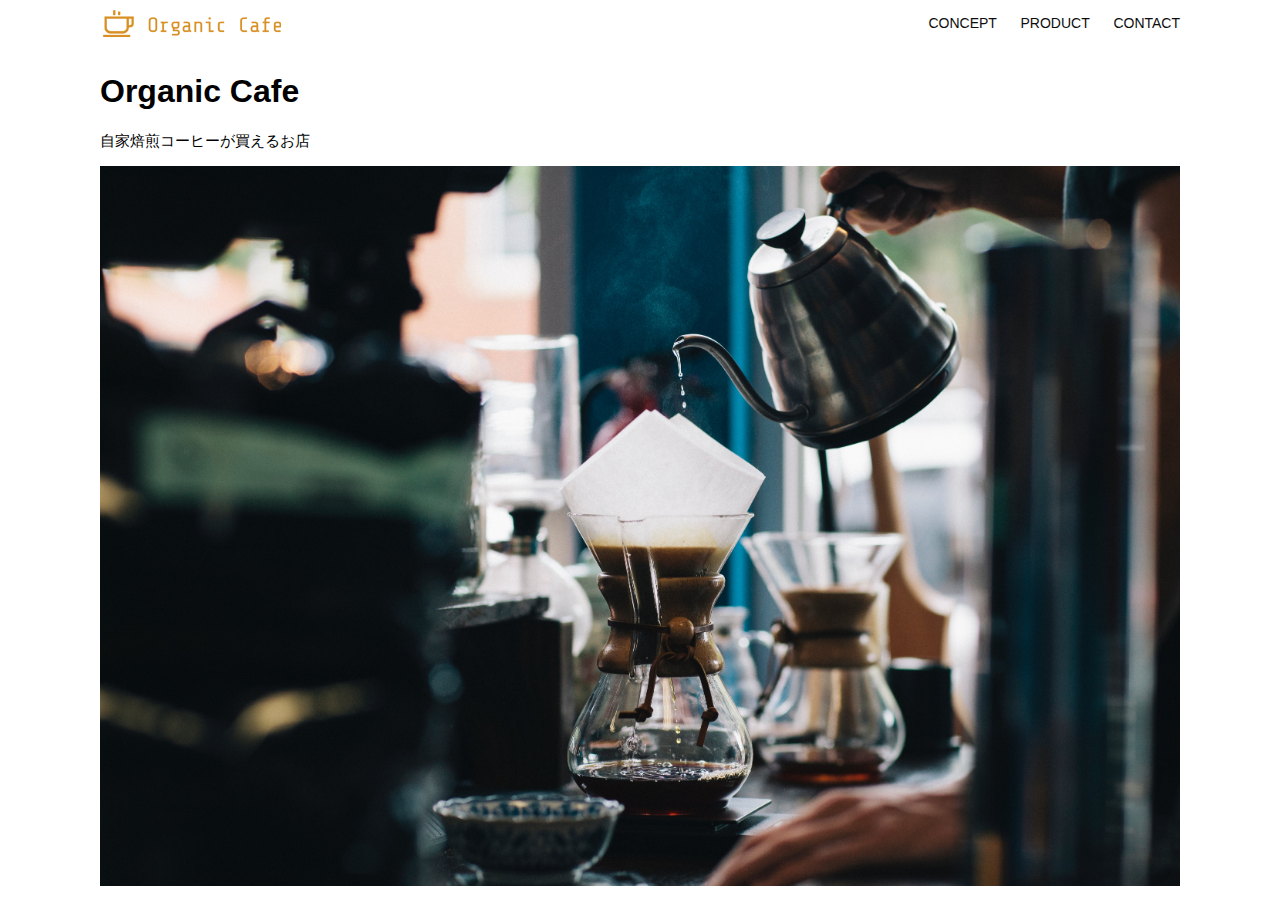
<file: htm-css-kadai_013/index.html>
<!DOCTYPE html>
<html>
  <head>
    <title>Organic Cafe</title>
    <meta charset="UTF-8" />
    <meta
      name="description"
      content="自家焙煎のコーヒーがお家で楽しめるOrganic Cafe"
    />
    <meta name="viewport" content="width=device-width, initial-scale=1.0" />
    <link rel="stylesheet" href="style.css" />
  </head>
  <body>
    <!-- ヘッダー -->
    <header>
      <!-- ロゴ -->
      <a href="index.html" id="logo"
        ><img src="images/logo.png" alt="トップページに戻る"
      /></a>

      <!-- PC用ナビゲーション -->
      <nav id="nav-pc">
        <a href="index.html#concept">CONCEPT</a>
        <a href="index.html#product">PRODUCT</a>
        <a href="index.html#contact">CONTACT</a>
      </nav>
      <!-- スマホ用ナビゲーション -->
      <img id="menu-sp" src="images/button-menu.png" alt="ナビゲーションを開く" onclick="document.getElementById('nav-sp').style.display = 'block'">
      <nav id="nav-sp">
        <img id="close" src="images/button-close.png" alt="ナビゲーションを閉じる" onclick="document.getElementById('nav-sp').style.display = 'none'">
        <a id="logo-sp" href="index.html" onclick="document.getElementById('nav-sp').style.display = 'none'"><img
          src="images/logo-sp.png" alt="トップページに戻る"></a>
          <a class="menu" href="index.html#concept" onclick="document.getElementById('nav-sp').style.display = 'none'">CONCEPT</a>
        <a class="menu" href="index.html#product" onclick="document.getElementById('nav-sp').style.display = 'none'">PRODUCT</a>
        <a class="menu" href="index.html#contact" onclick="document.getElementById('nav-sp').style.display = 'none'">CONTACT</a>
      </nav>
    </header>
    <main>
      <article>
        <!-- メインビジュアル -->
        <section id="main-visual">
          <div id="main-message">
            <h1>Organic Cafe</h1>
            <p>自家焙煎コーヒーが買えるお店</p>
          </div>
          <img
            src="images/main-image.jpg"
            alt="コーヒーをハンドドリップで淹れる画像"
          />
        </section>
      </article>
    </main>
  </body>
</html>
</file>
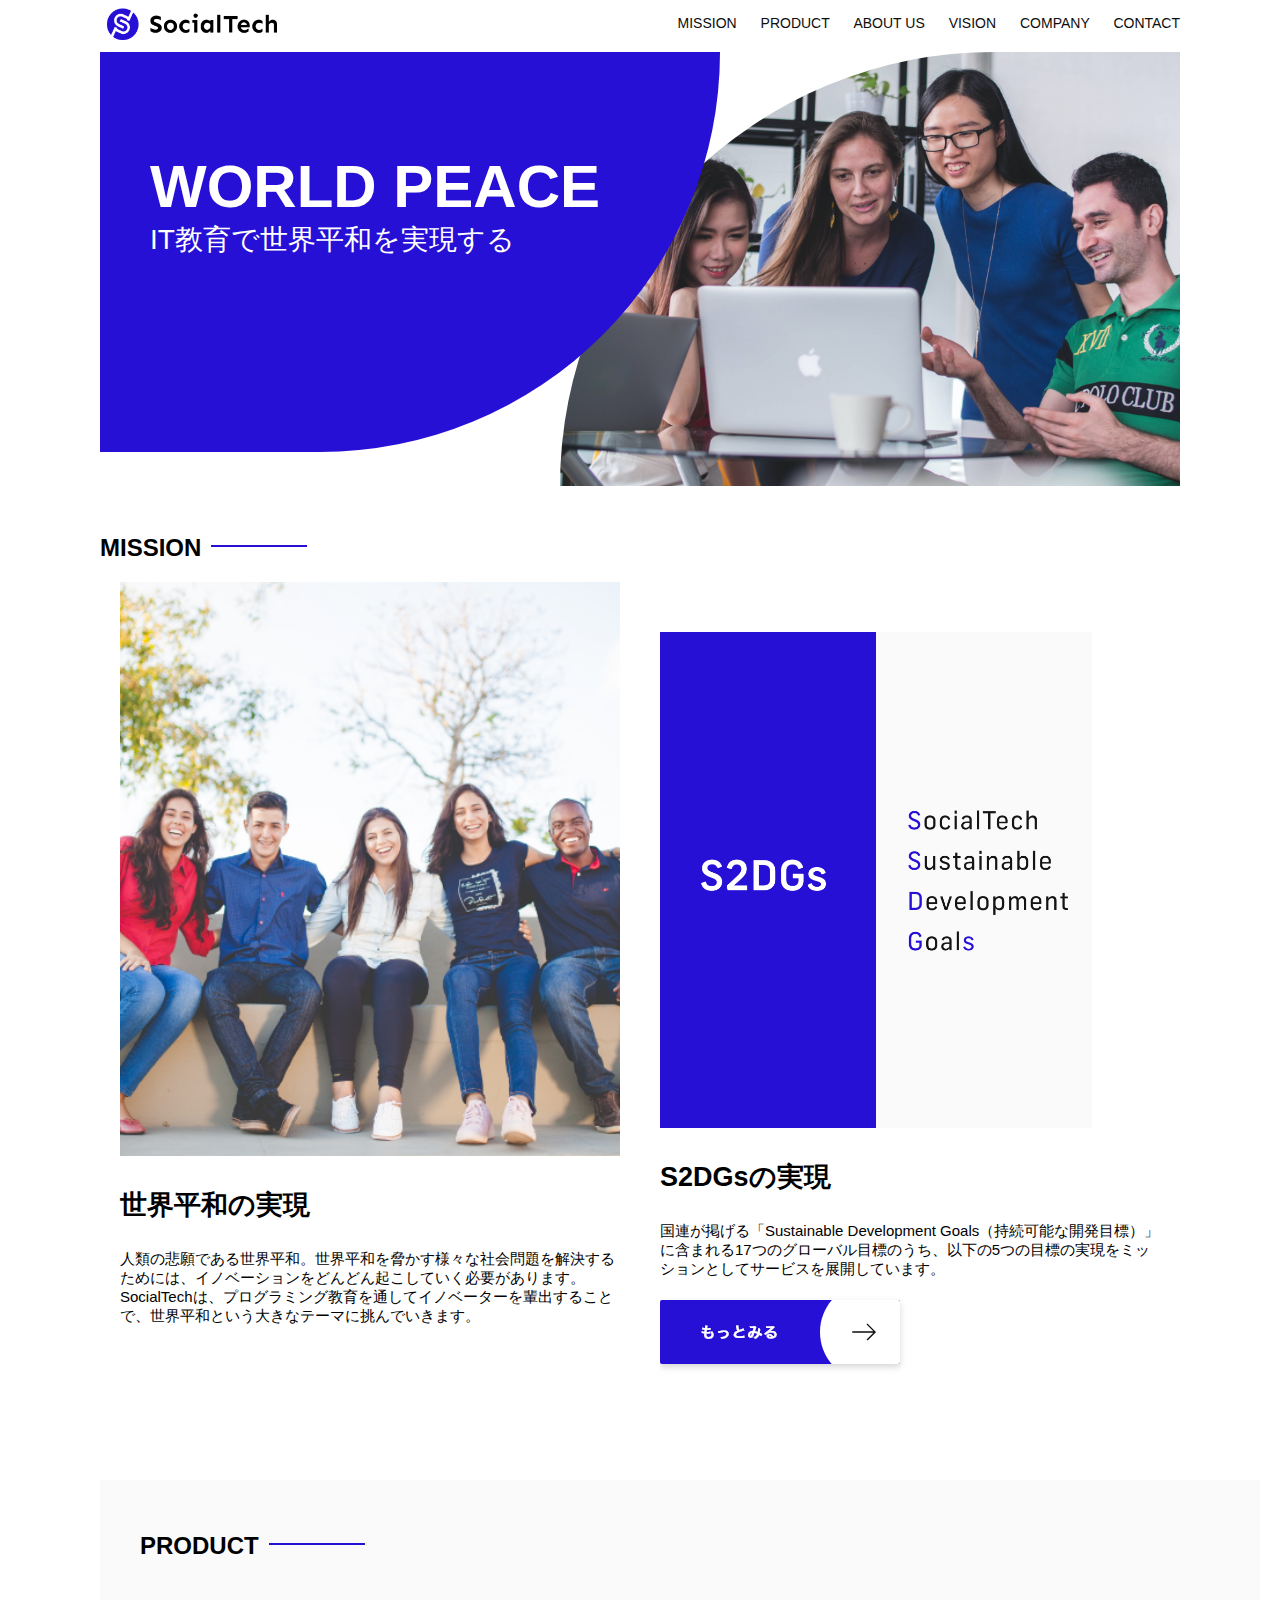
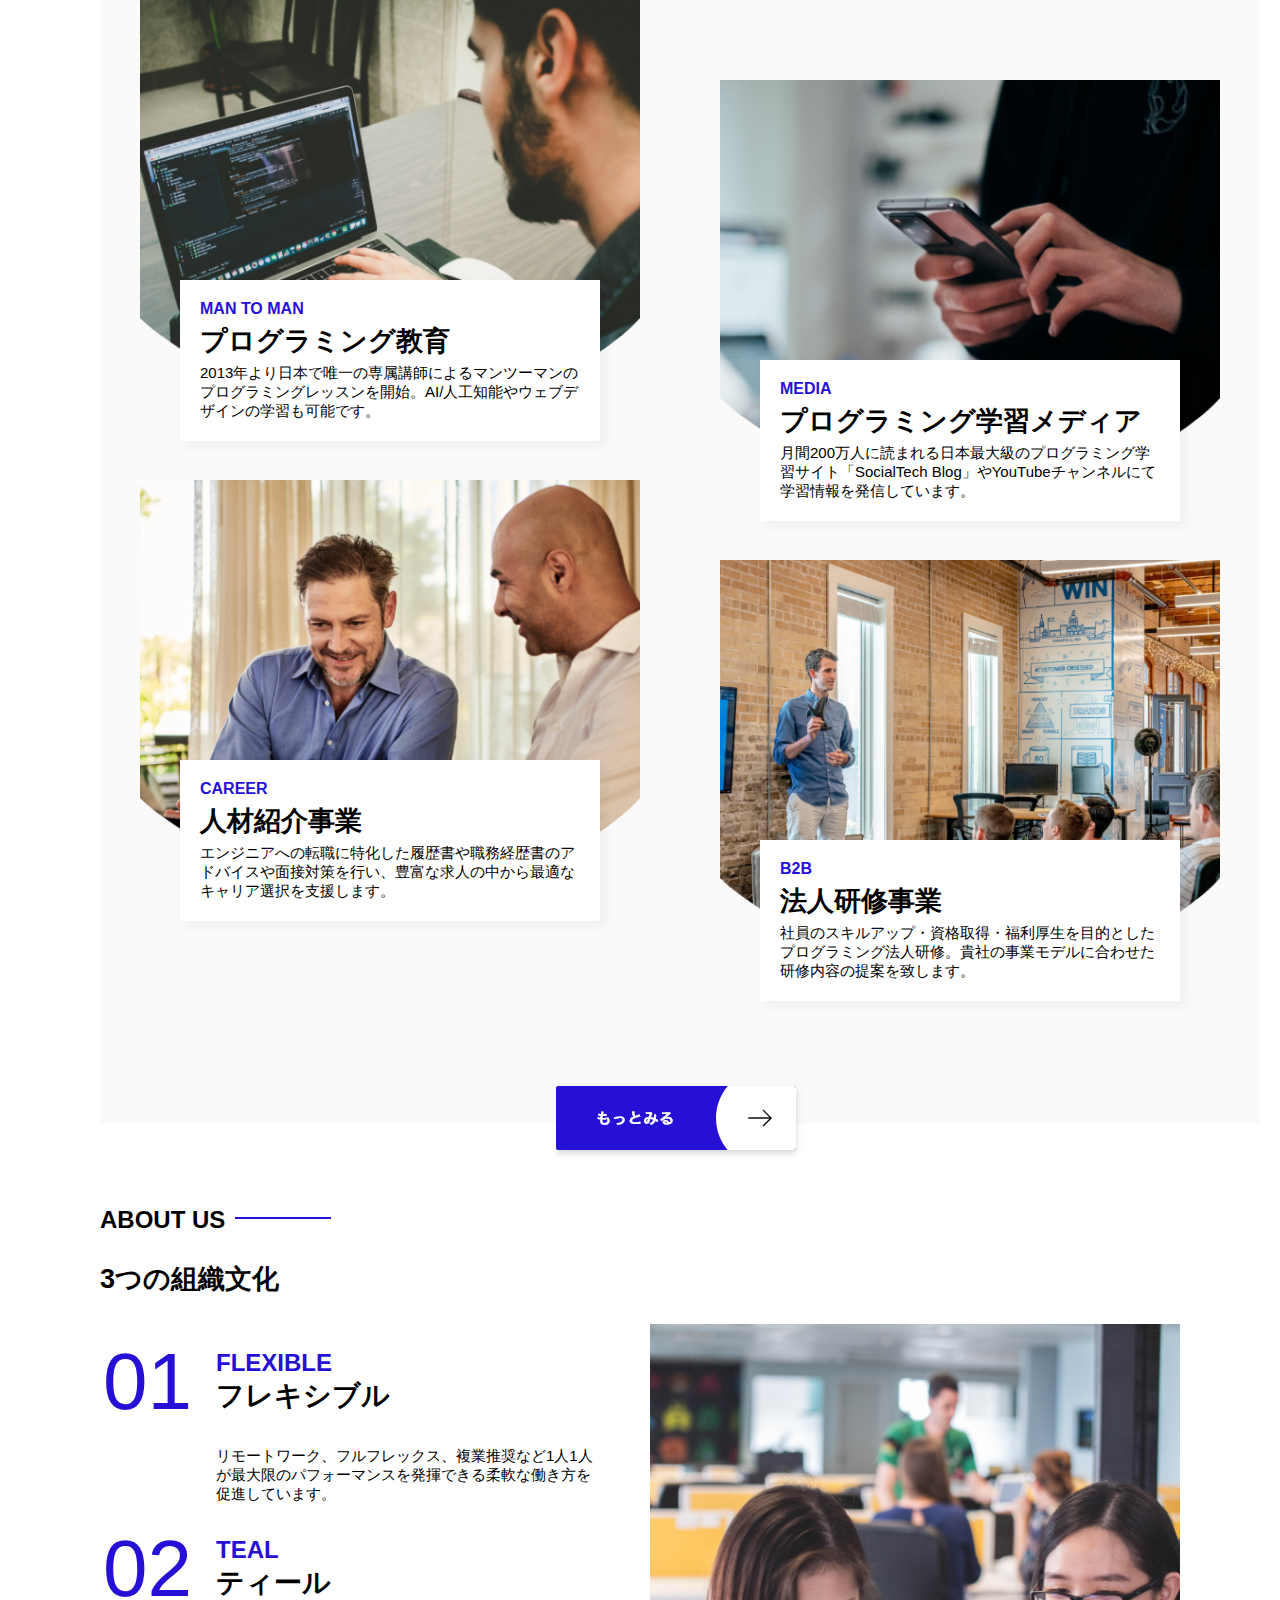
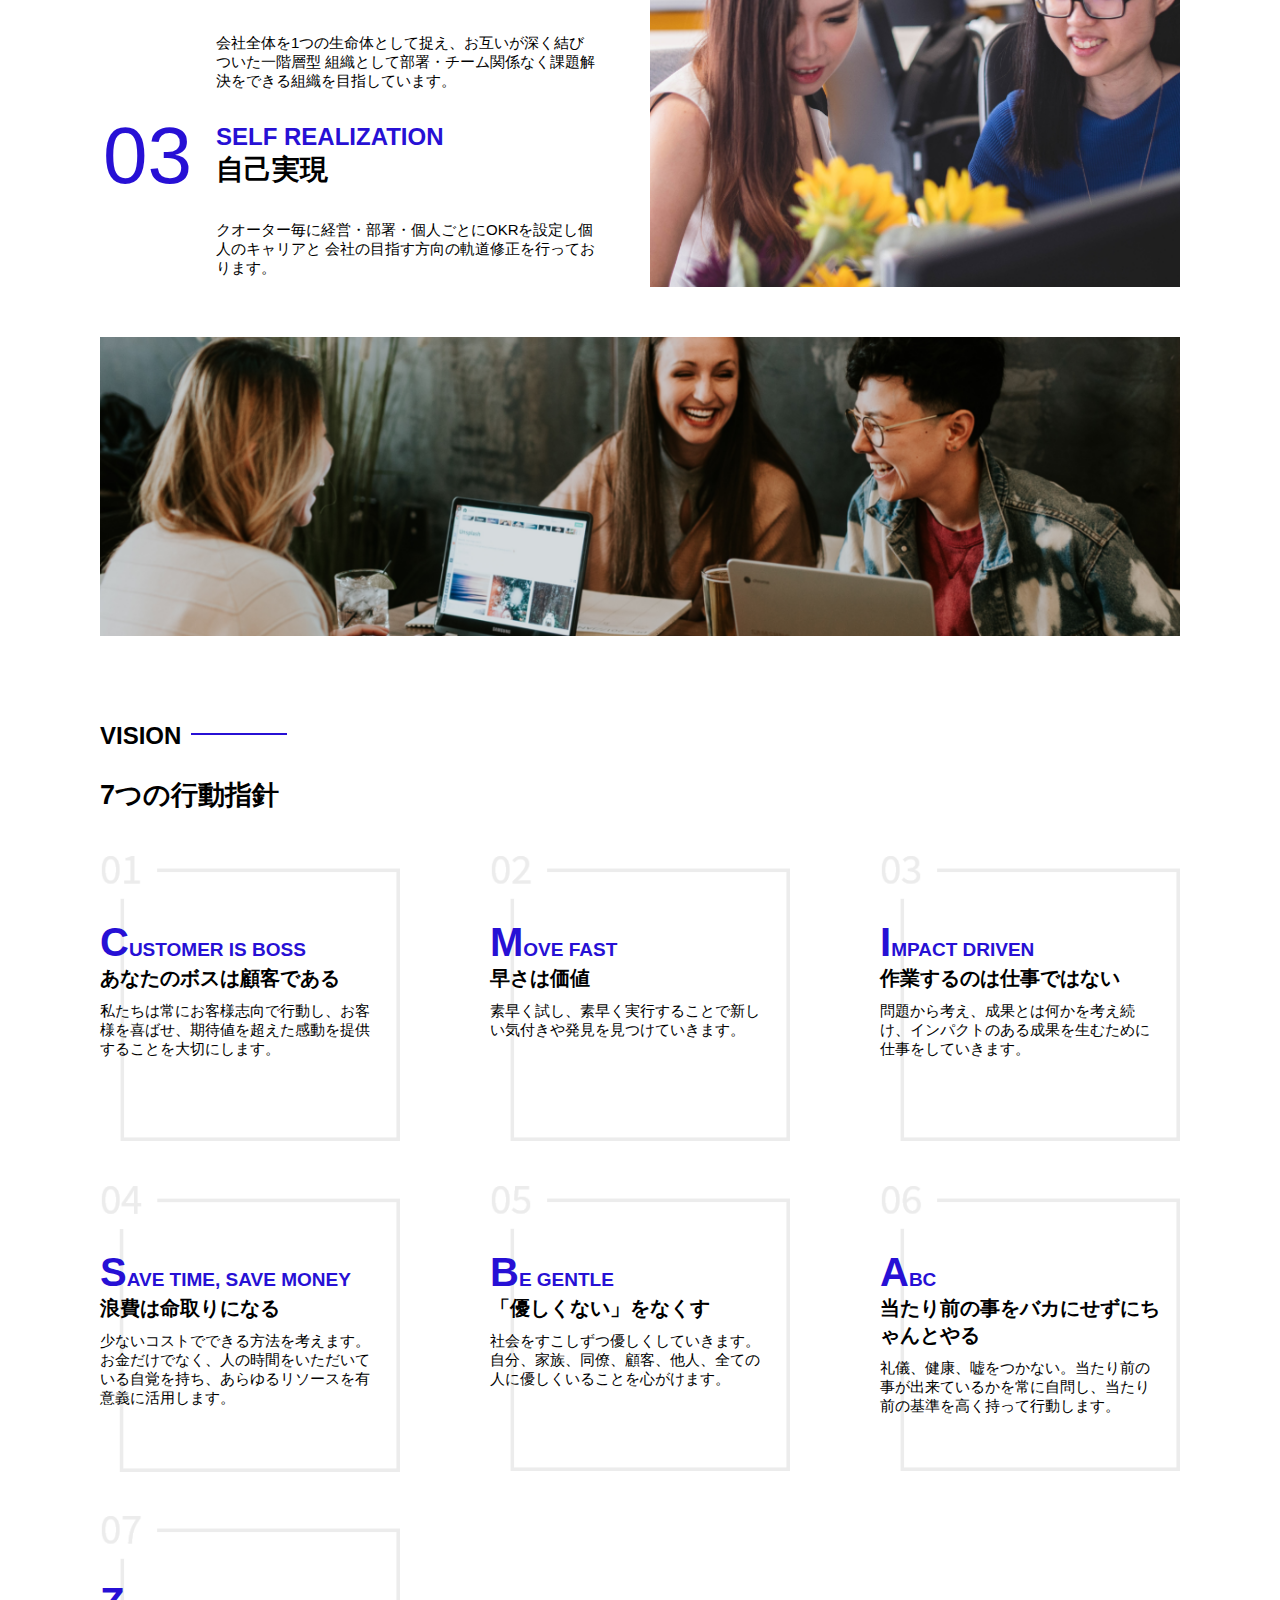
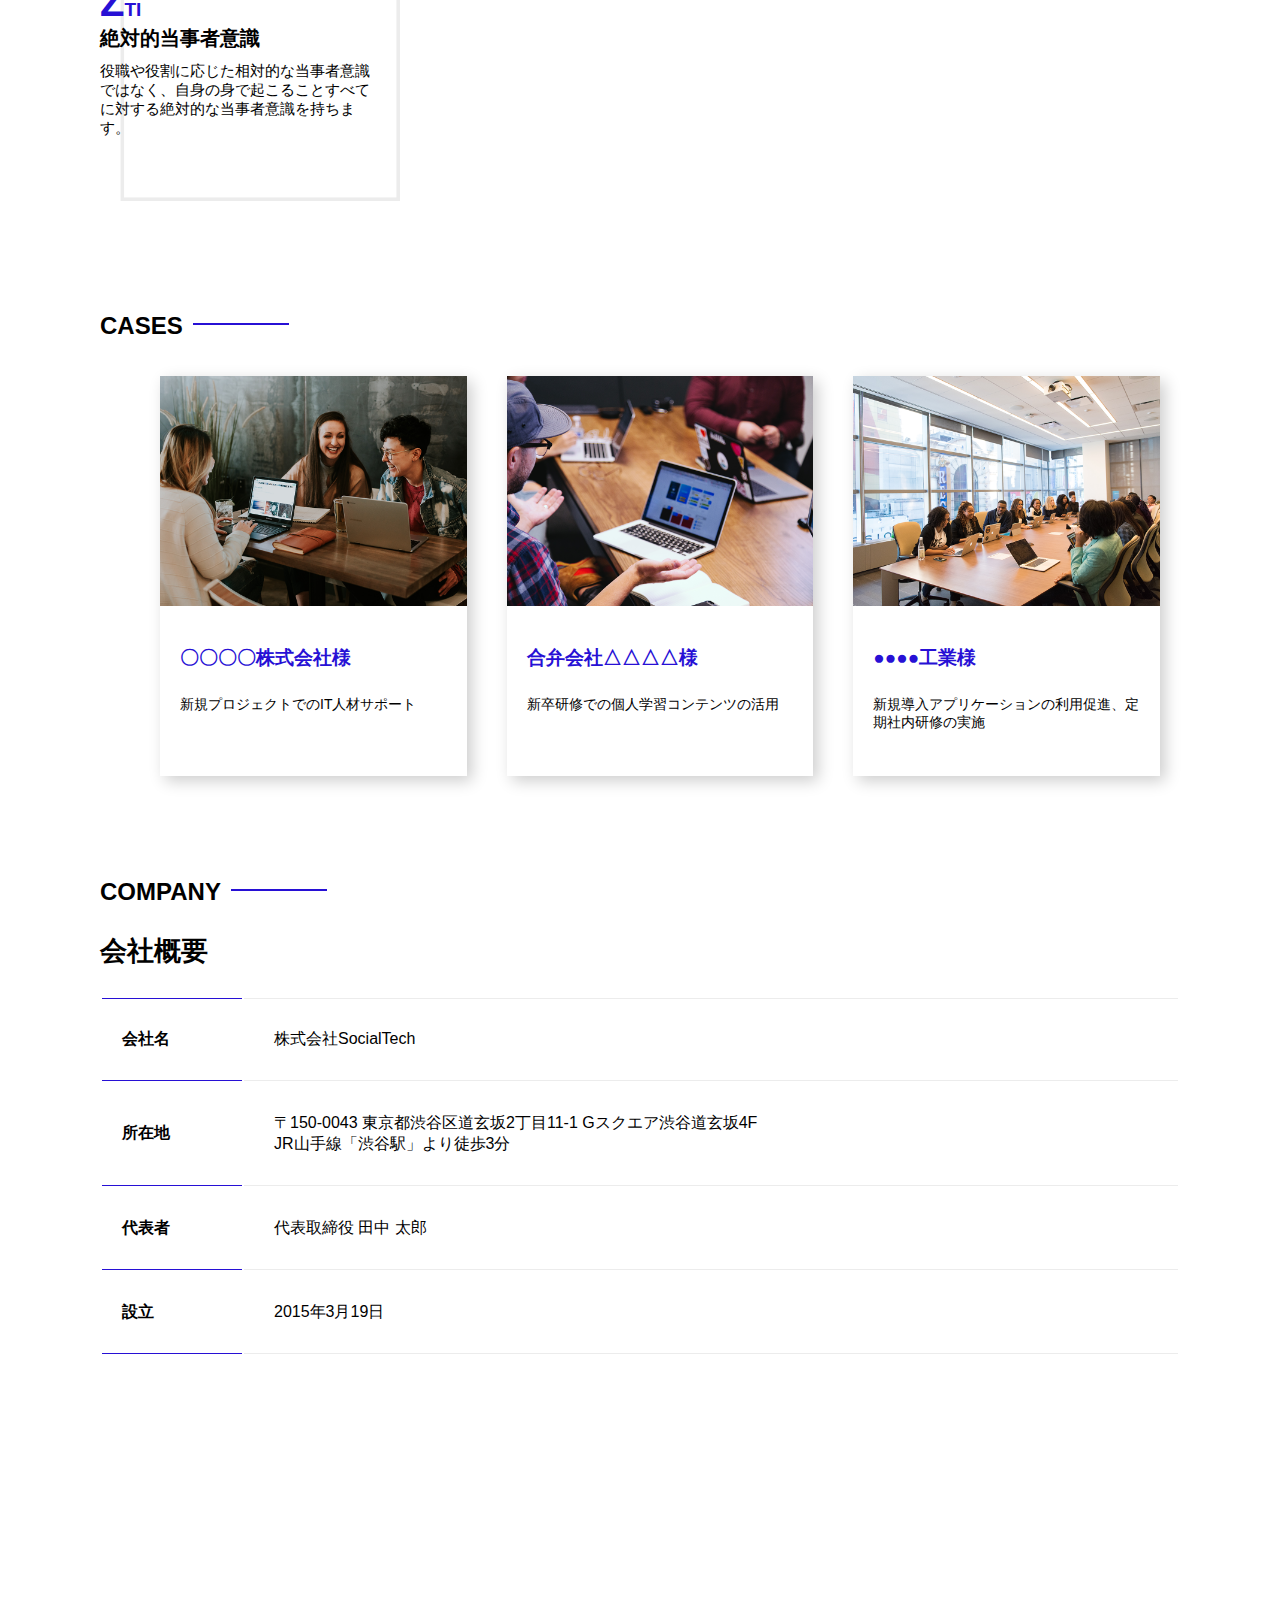
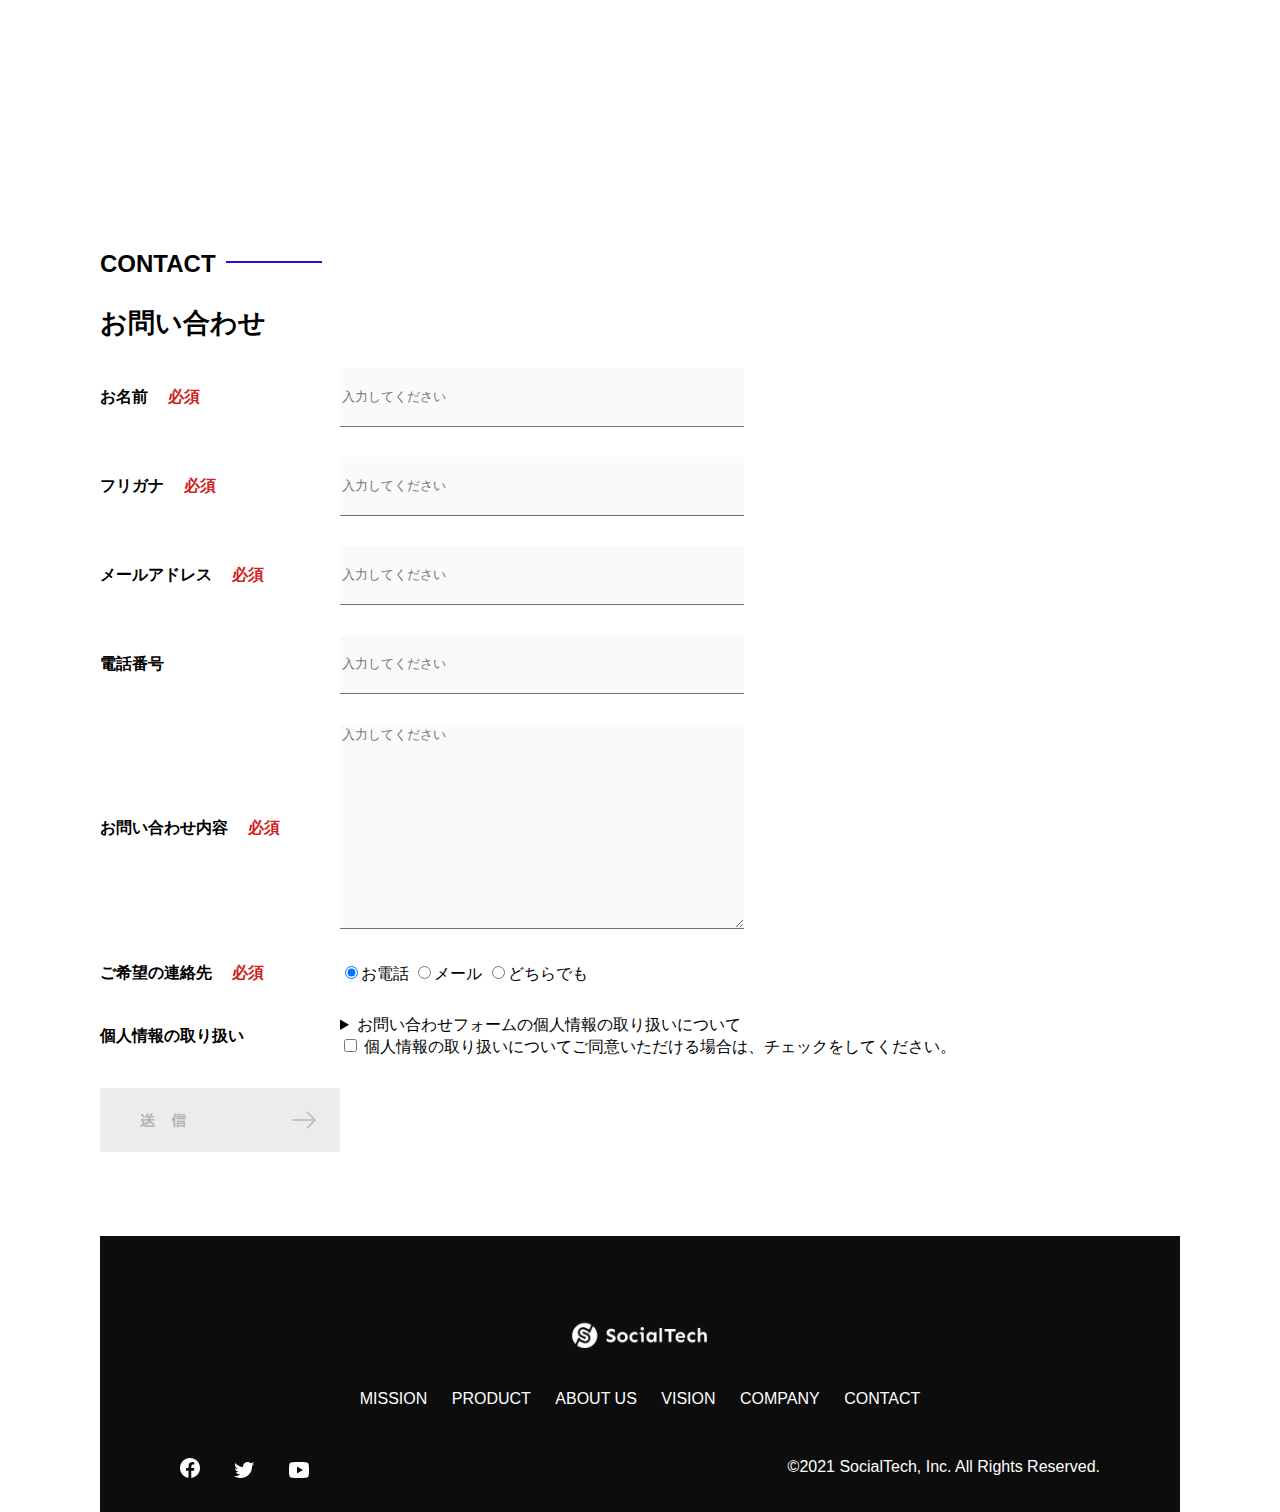
<file: kadai_012/index.html>
<!DOCTYPE html>
<html>
  <head>
    <title>SocialTech</title>
    <meta charset="UTF-8" />
    <meta
      name="description"
      content="SocialTechはEdTech業界のリーディングカンパニーを目指します。"
    />
    <meta name="viewport" content="width=device-width, initial-scale=1.0" />
    <link rel="stylesheet" href="style.css" />
  </head>
  <body>
    <!-- ヘッダー -->
    <header>
      <!-- ロゴ -->
      <a href="index.html" id="logo"
        ><img src="images/logo.png" alt="トップページに戻る"
      /></a>

      <!-- PC用ナビゲーション -->
      <nav id="nav-pc">
        <a href="mission.html">MISSION</a>
        <a href="product.html">PRODUCT</a>
        <a href="index.html#aboutus">ABOUT US</a>
        <a href="index.html#vision">VISION</a>
        <a href="index.html#company">COMPANY</a>
        <a href="index.html#contact">CONTACT</a>
      </nav>
    </header>
    <main>
      <article>
        <!-- メインビジュアル -->
        <section id="main-visual">
          <div id="main-message">
            <h1>WORLD PEACE</h1>
            <p>IT教育で世界平和を実現する</p>
          </div>
          <img
            src="images/index/index-main.png"
            alt="PCの周りに集まる多国籍の仲間たち"
          />
        </section>
        <!--ミッション-->
        <section id="mission">
          <h2 class="index-h2">MISSION</h2>
          <div id="mission-flex">
            <div>
              <img
                id="mission-photo"
                src="images/index/index-mission.png"
                alt="屋外のベンチで写真を撮影する多国籍の仲間たち"
              />
              <h3>世界平和の実現</h3>
              <p>
                人類の悲願である世界平和。世界平和を脅かす様々な社会問題を解決するためには、イノベーションをどんどん起こしていく必要があります。SocialTechは、プログラミング教育を通してイノベーターを輩出することで、世界平和という大きなテーマに挑んでいきます。
              </p>
            </div>
            <div>
              <img id="s2dgs" src="images/index/s2dgs.png" alt="S2DGs" />
              <h3>S2DGsの実現</h3>
              <p>
                国連が掲げる「Sustainable Development
                Goals（持続可能な開発目標）」に含まれる17つのグローバル目標のうち、以下の5つの目標の実現をミッションとしてサービスを展開しています。
              </p>
              <a href="mission.html">
                <img src="images/button-more.png" alt="もっとみる" />
              </a>
            </div>
          </div>
        </section>
        <!-- プロダクト -->
        <section id="product">
          <h2 class="index-h2">PRODUCT</h2>
          <div>
            <div id="product-left">
              <div>
                <img
                  class="product-photo"
                  src="images/index/index-mantoman.png"
                  alt="PCでコードを書く男性"
                />
                <div class="product-explain">
                  <span>MAN TO MAN</span>
                  <h3>プログラミング教育</h3>
                  <p>
                    2013年より日本で唯一の専属講師によるマンツーマンのプログラミングレッスンを開始。AI/人工知能やウェブデザインの学習も可能です。
                  </p>
                </div>
              </div>
              <div>
                <img
                  class="product-photo"
                  src="images/index/index-career.png"
                  alt="笑顔で話し合う2人の男性"
                />
                <div class="product-explain">
                  <span>CAREER</span>
                  <h3>人材紹介事業</h3>
                  <p>
                    エンジニアへの転職に特化した履歴書や職務経歴書のアドバイスや面接対策を行い、豊富な求人の中から最適なキャリア選択を支援します。
                  </p>
                </div>
              </div>
            </div>
            <div id="product-right">
              <div>
                <img
                  class="product-photo"
                  src="images/index/index-media.png"
                  alt="スマートフォンを操作する人"
                />
                <div class="product-explain">
                  <span>MEDIA</span>
                  <h3>プログラミング学習メディア</h3>
                  <p>
                    月間200万人に読まれる日本最大級のプログラミング学習サイト「SocialTech
                    Blog」やYouTubeチャンネルにて学習情報を発信しています。
                  </p>
                </div>
              </div>
              <div>
                <img
                  class="product-photo"
                  src="images/index/index-b2b.png"
                  alt="講演中の男性とそれを聴く人々"
                />
                <div class="product-explain">
                  <span>B2B</span>
                  <h3>法人研修事業</h3>
                  <p>
                    社員のスキルアップ・資格取得・福利厚生を目的としたプログラミング法人研修。貴社の事業モデルに合わせた研修内容の提案を致します。
                  </p>
                </div>
              </div>
            </div>
          </div>
          <div>
            <a id="product-more" href="product.html">
              <img src="images/button-more.png" alt="もっとみる" />
            </a>
          </div>
        </section>
        <!---ABOUT US-->
        <section id="aboutus">
          <h2 class="index-h2">ABOUT US</h2>
          <h3>3つの組織文化</h3>
          <div>
            <table class="culture-table">
              <tr>
                <td>
                  <span class="culture-num">01</span>
                </td>
                <td>
                  <span class="culture-en">FLEXIBLE</span>
                  <span class="culture-jp">フレキシブル</span>
                </td>
              </tr>
              <tr>
                <td>
                  <!--空のセル-->
                </td>
                <td>
                  <p class="culture-description">
                    リモートワーク、フルフレックス、複業推奨など1人1人が最大限のパフォーマンスを発揮できる柔軟な働き方を促進しています。
                  </p>
                </td>
              </tr>
              <tr>
                <td>
                  <span class="culture-num">02</span>
                </td>
                <td>
                  <span class="culture-en">TEAL</span>
                  <span class="culture-jp">ティール</span>
                </td>
              </tr>
              <tr>
                <td>
                  <!--空のセル-->
                </td>
                <td>
                  <p class="culture-description">
                    会社全体を1つの生命体として捉え、お互いが深く結びついた一階層型
                    組織として部署・チーム関係なく課題解決をできる組織を目指しています。
                  </p>
                </td>
              </tr>
              <tr>
                <td>
                  <span class="culture-num">03</span>
                </td>
                <td>
                  <span class="culture-en">SELF REALIZATION</span>
                  <span class="culture-jp">自己実現</span>
                </td>
              </tr>
              <tr>
                <td>
                  <!--空のセル-->
                </td>
                <td>
                  <p class="culture-description">
                    クオーター毎に経営・部署・個人ごとにOKRを設定し個人のキャリアと
                    会社の目指す方向の軌道修正を行っております。
                  </p>
                </td>
              </tr>
            </table>
            <img
              class="culture-img"
              src="images/index/index-aboutus1.png"
              alt="笑顔で話し合う2人の女性"
            />
          </div>
          <img
            class="culture-img2"
            src="images/index/index-aboutus2.png"
            alt="笑顔で話し合う3人の男女"
          />
        </section>
        <!-- VISION -->
        <section id="vision">
          <h2 class="index-h2">VISION</h2>
          <h3>7つの行動指針</h3>
          <div>
            <div class="vision-box">
              <img src="images/index/vision-01.png" alt="01" />
              <span>
                <h4>CUSTOMER IS BOSS</h4>
                <h5>あなたのボスは顧客である</h5>
                <p>
                  私たちは常にお客様志向で行動し、お客様を喜ばせ、期待値を超えた感動を提供することを大切にします。
                </p>
              </span>
            </div>
            <div class="vision-box">
              <img src="images/index/vision-02.png" alt="02" />
              <span>
                <h4>MOVE FAST</h4>
                <h5>早さは価値</h5>
                <p>
                  素早く試し、素早く実行することで新しい気付きや発見を見つけていきます。
                </p>
              </span>
            </div>
            <div class="vision-box">
              <img src="images/index/vision-03.png" alt="03" />
              <span>
                <h4>IMPACT DRIVEN</h4>
                <h5>作業するのは仕事ではない</h5>
                <p>
                  問題から考え、成果とは何かを考え続け、インパクトのある成果を生むために仕事をしていきます。
                </p>
              </span>
            </div>
            <div class="vision-box">
              <img src="images/index/vision-04.png" alt="04" />
              <span>
                <h4>SAVE TIME, SAVE MONEY</h4>
                <h5>浪費は命取りになる</h5>
                <p>
                  少ないコストでできる方法を考えます。お金だけでなく、人の時間をいただいている自覚を持ち、あらゆるリソースを有意義に活用します。
                </p>
              </span>
            </div>
            <div class="vision-box">
              <img src="images/index/vision-05.png" alt="05" />
              <span>
                <h4>BE GENTLE</h4>
                <h5>「優しくない」をなくす</h5>
                <p>
                  社会をすこしずつ優しくしていきます。自分、家族、同僚、顧客、他人、全ての人に優しくいることを心がけます。
                </p>
              </span>
            </div>
            <div class="vision-box">
              <img src="images/index/vision-06.png" alt="06" />
              <span>
                <h4>ABC</h4>
                <h5>当たり前の事をバカにせずにちゃんとやる</h5>
                <p>
                  礼儀、健康、嘘をつかない。当たり前の事が出来ているかを常に自問し、当たり前の基準を高く持って行動します。
                </p>
              </span>
            </div>
            <div class="vision-box">
              <img src="images/index/vision-07.png" alt="07" />
              <span>
                <h4>ZTI</h4>
                <h5>絶対的当事者意識</h5>
                <p>
                  役職や役割に応じた相対的な当事者意識ではなく、自身の身で起こることすべてに対する絶対的な当事者意識を持ちます。
                </p>
              </span>
            </div>
          </div>
        </section>
        <!-- CASES -->
        <section id="cases">
          <h2 class="index-h2">CASES</h2>
          <ul>
            <li class="case-card">
              <img class="case-img" src="images/index/case-1.png" alt="仲良く語り合う3人">
              <div class="case-info">
                <h4 class="case-name">〇〇〇〇株式会社様</h4>
                <p class="case-content">新規プロジェクトでのIT人材サポート</p>
              </div>
            </li>
            <li class="case-card">
              <img class="case-img" src="images/index/case-2.png" alt="PCでコンテンツを見る">
              <div class="case-info">
                <h4 class="case-name">合弁会社△△△△様</h4>
                <p class="case-content">新卒研修での個人学習コンテンツの活用</p>
              </div>
            </li>
            <li class="case-card">
              <img class="case-img" src="images/index/case-3.png" alt="社内研修中の会議室">
              <div class="case-info">
                <h4 class="case-name">●●●●工業様</h4>
                <p class="case-content">新規導入アプリケーションの利用促進、定期社内研修の実施</p>
              </div>
            </li>
          </ul>
        </section>

        <!-- COMPANY -->
        <section id="company">
          <h2 class="index-h2">COMPANY</h2>
          <h3>会社概要</h3>
          <table id="company-table">
            <tr>
              <th class="tableheader-first">会社名</th>
              <td class="cell-first">株式会社SocialTech</td>
            </tr>
            <tr>
              <th class="tableheader">所在地</th>
              <td class="cell">
                〒150-0043 東京都渋谷区道玄坂2丁目11-1 Gスクエア渋谷道玄坂4F<br />JR山手線「渋谷駅」より徒歩3分
              </td>
            </tr>
            <tr>
              <th class="tableheader">代表者</th>
              <td class="cell">代表取締役 田中 太郎</td>
            </tr>
            <tr>
              <th class="tableheader">設立</th>
              <td class="cell">2015年3月19日</td>
            </tr>
          </table>
          <iframe
            src="https://www.google.com/maps/embed?pb=!1m18!1m12!1m3!1d3241.7759544892483!2d139.69399665123464!3d35.65789123876098!2m3!1f0!2f0!3f0!3m2!1i1024!2i768!4f13.1!3m3!1m2!1s0x60188caa0042e8d1%3A0xba130bea826a7aa2!2z44CSMTUwLTAwNDMg5p2x5Lqs6YO95riL6LC35Yy66YGT546E5Z2C77yS5LiB55uu77yR77yR4oiS77yR!5e0!3m2!1sja!2sjp!4v1636872991912!5m2!1sja!2sjp"
            style="border: 0"
            allowfullscreen=""
            loading="lazy"
          >
          </iframe>
        </section>
        <!-- お問い合わせフォーム -->
        <section id="contact">
          <h2 class="index-h2">CONTACT</h2>
          <h3>お問い合わせ</h3>
          <form>
            <div>
              <div class="contact-heading">
                <label class="contact-label"
                  >お名前<span class="contact-span">必須</span></label
                >
              </div>
              <div class="contact-form">
                <input
                  type="text"
                  name="name"
                  placeholder="入力してください"
                  class="contact-textbox"
                />
              </div>
            </div>
            <div>
              <div class="contact-heading">
                <label class="contact-label"
                  >フリガナ<span class="contact-span">必須</span></label
                >
              </div>
              <div>
                <input
                  type="text"
                  name="hurigana"
                  placeholder="入力してください"
                  class="contact-textbox"
                />
              </div>
            </div>
            <div>
              <div class="contact-heading">
                <label class="contact-label"
                  >メールアドレス<span class="contact-span">必須</span></label
                >
              </div>
              <div>
                <input
                  type="text"
                  name="email"
                  placeholder="入力してください"
                  class="contact-textbox"
                />
              </div>
            </div>
            <div>
              <div class="contact-heading">
                <label class="contact-label">電話番号</label>
              </div>
              <div>
                <input
                  type="text"
                  name="tel"
                  placeholder="入力してください"
                  class="contact-textbox"
                />
              </div>
            </div>
            <div>
              <div class="contact-heading">
                <label class="contact-label"
                  >お問い合わせ内容<span class="contact-span">必須</span></label
                >
              </div>
              <div>
                <textarea
                  class="contact-textarea"
                  placeholder="入力してください"
                  name="message"
                ></textarea>
              </div>
            </div>
            <div>
              <div class="contact-heading">
                <label class="contact-label"
                  >ご希望の連絡先<span class="contact-span">必須</span></label
                >
              </div>
              <div>
                <input
                  class="radiobutton"
                  type="radio"
                  value="tel"
                  name="contact"
                  checked
                /><label>お電話</label>
                <input
                  class="radiobutton"
                  type="radio"
                  value="mail"
                  name="contact"
                /><label>メール</label>
                <input
                  class="radiobutton"
                  type="radio"
                  value="both"
                  name="contact"
                /><label>どちらでも</label>
              </div>
            </div>
            <div>
              <div class="contact-heading">
                <label class="contact-label">個人情報の取り扱い</label>
              </div>
              <div>
                <details>
                  <summary>
                    お問い合わせフォームの個人情報の取り扱いについて
                  </summary>
                  <div>
                    <span>１．組織の名称又は氏名</span><br />
                    株式会社SocialTech<br /><br />
                    <span
                      >２．個人情報保護管理者（若しくはその代理人）の氏名又は職名、所属及び連絡先
                      鈴木 一郎 コーポレート部</span
                    ><br />
                    メールアドレス：support@socialtech.net<br />
                    TEL：03-xxxx-xxxx<br />
                    <span>３．個人情報の利用目的</span><br />
                    ・本サービス及び本サービスに関連する情報の提供又はそれらに関する連絡のため<br />
                    ・ユーザーの本人確認のため<br />
                    ・当社サービスのご案内のため<br />
                    ・当社の商品等の広告または宣伝（電子メールによるものを含むものとします。）<br /><br />
                    <span>４．個人情報の取り扱い業務の委託</span><br />
                    個人情報の取扱業務の全部または一部を外部に業務委託する場合があります。<br />
                    その際、弊社は、個人情報を適切に保護できる管理体制を敷き実行していることを条件として<br />
                    委託先を厳選したうえで、機密保持契約を委託先と締結し、お客様の個人情報を厳密に管理させます。<br /><br />
                    <span>５．個人情報の開示等の請求</span><br />
                    お客様は、弊社に対してご自身の個人情報の開示等（利用目的の通知、開示、内容の訂正・追加・削除、利用の停止または消去、第三者への提供の停止）に関して、当社問合わせ窓口に申し出ることができます。<br />
                    その際、弊社はお客様ご本人を確認させていただいたうえで、合理的な期間内に対応いたします。<br /><br />
                    なお、個人情報に関する弊社問合わせ先は、次の通りです。<br /><br />
                    株式会社SocialTech　個人情報問合せ窓口<br />
                    〒150-0043　東京都渋谷区道玄坂2丁目11-1 Ｇスクエア渋谷道玄坂
                    4F<br />
                    メールアドレス：support@socialtech.net　TEL：03-xxxx-xxxx<br /><br />
                    <span>６．個人情報を提供されることの任意性について</span
                    ><br /><br />
                    お客様がご自身の個人情報を弊社に提供されるか否かは、お客様のご判断によりますが、もしご提供されない場合には、適切なサービスが提供できない場合がありますので予めご了承ください。
                  </div>
                </details>
                <input type="checkbox" name="agree" />
                <span
                  >個人情報の取り扱いについてご同意いただける場合は、チェックをしてください。</span
                >
              </div>
            </div>
            <input
              type="image"
              value="Submit"
              src="images/button-submit.png"
              alt="送信する"
            />
          </form>
        </section>
      </article>
      <footer>
        <div id="footer-logo">
          <img src="images/logo-sp.png" alt="SocialTech" />
        </div>
        <div id="footer-link">
          <a href="mission.html">MISSION</a>
          <a href="product.html">PRODUCT</a>
          <a href="index.html#aboutus">ABOUT US</a>
          <a href="index.html#vision">VISION</a>
          <a href="index.html#company">COMPANY</a>
          <a href="index.html#contact">CONTACT</a>
        </div>
        <div id="sns-footer">
          <a href="https://www.facebook.com/sejuku2013"
            ><img src="images/button-facebook.png" alt="Facebookのリンク"
          /></a>
          <a href="https://twitter.com/samuraijuku"
            ><img src="images/button-twitter.png" alt="Twitterのリンク"
          /></a>
          <a href="https://www.youtube.com/channel/UCCFOQO5aDK0xXam4cUQXT8g"
            ><img src="images/button-youtube.png" alt="YouTubeのリンク"
          /></a>
          <span id="copyright"
            >&copy;2021 SocialTech, Inc. All Rights Reserved.
          </span>
        </div>
      </footer>
    </main>
  </body>
</html>
</file>
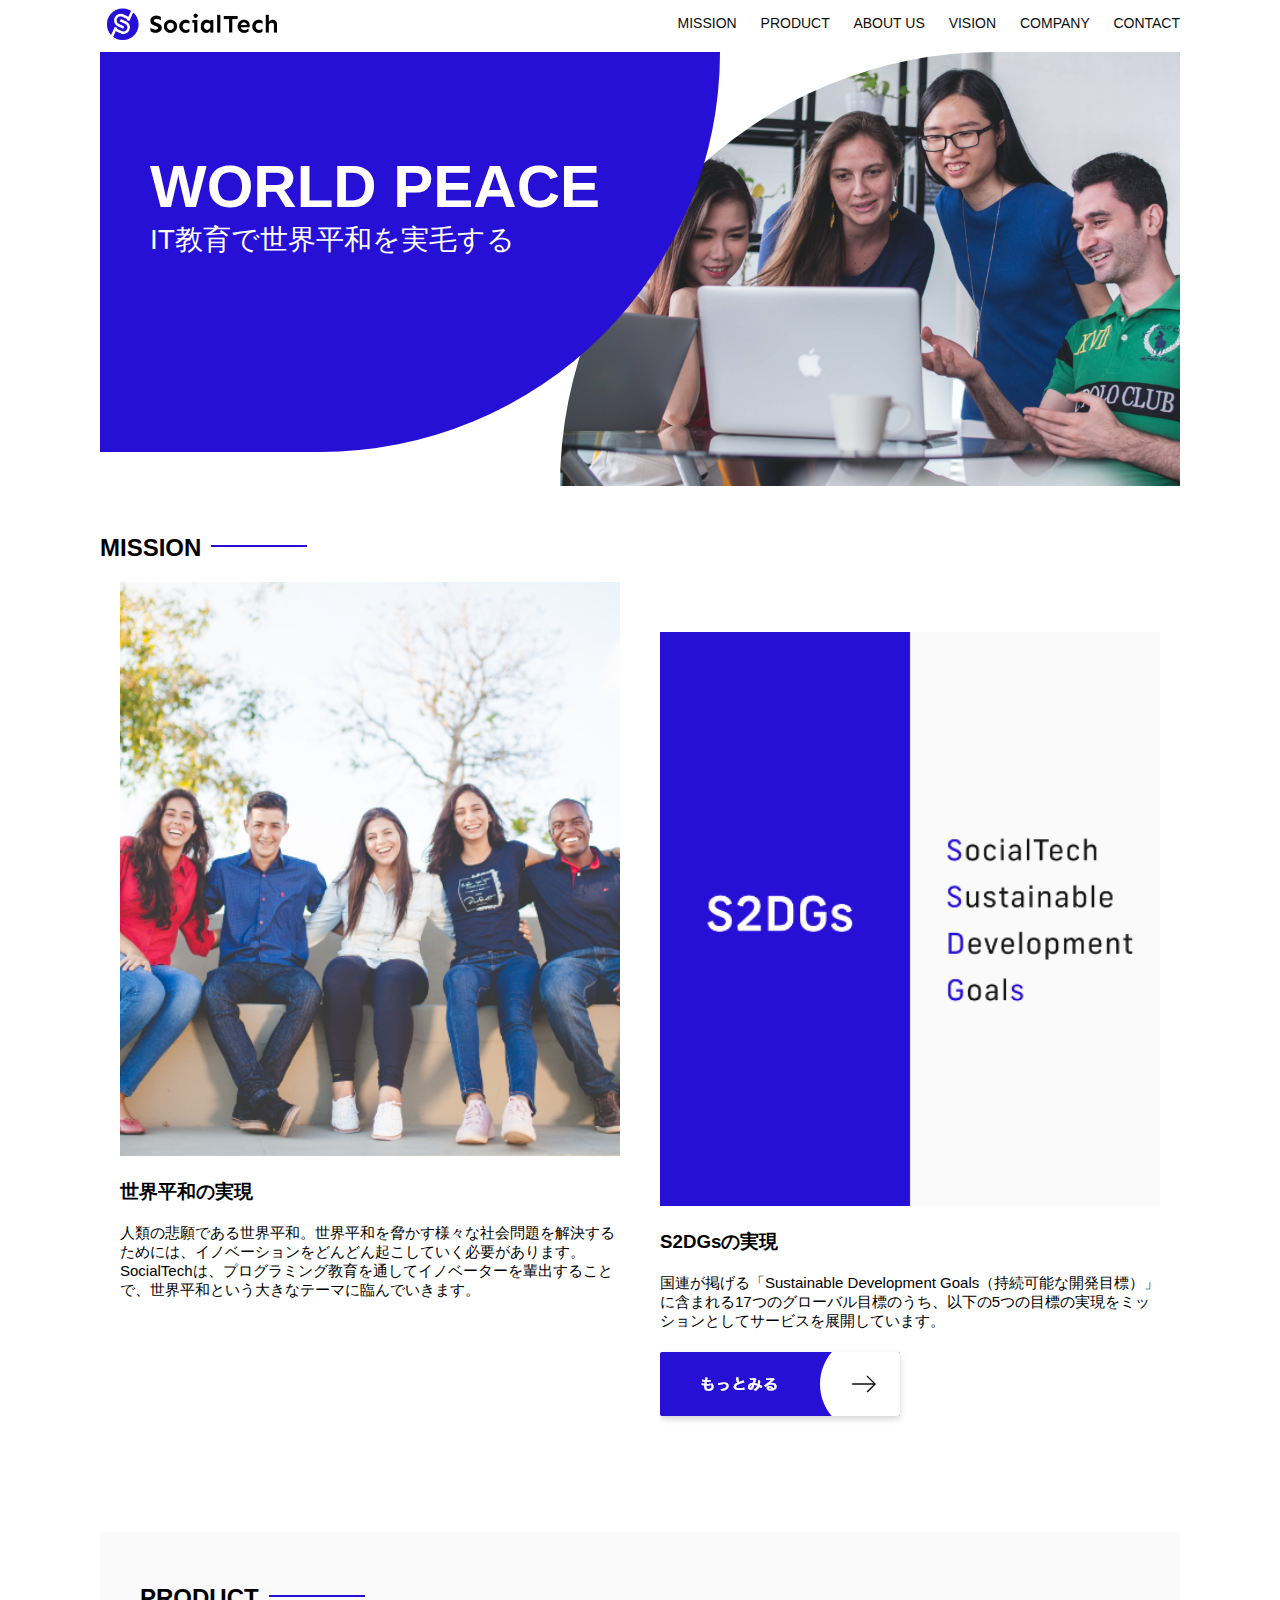
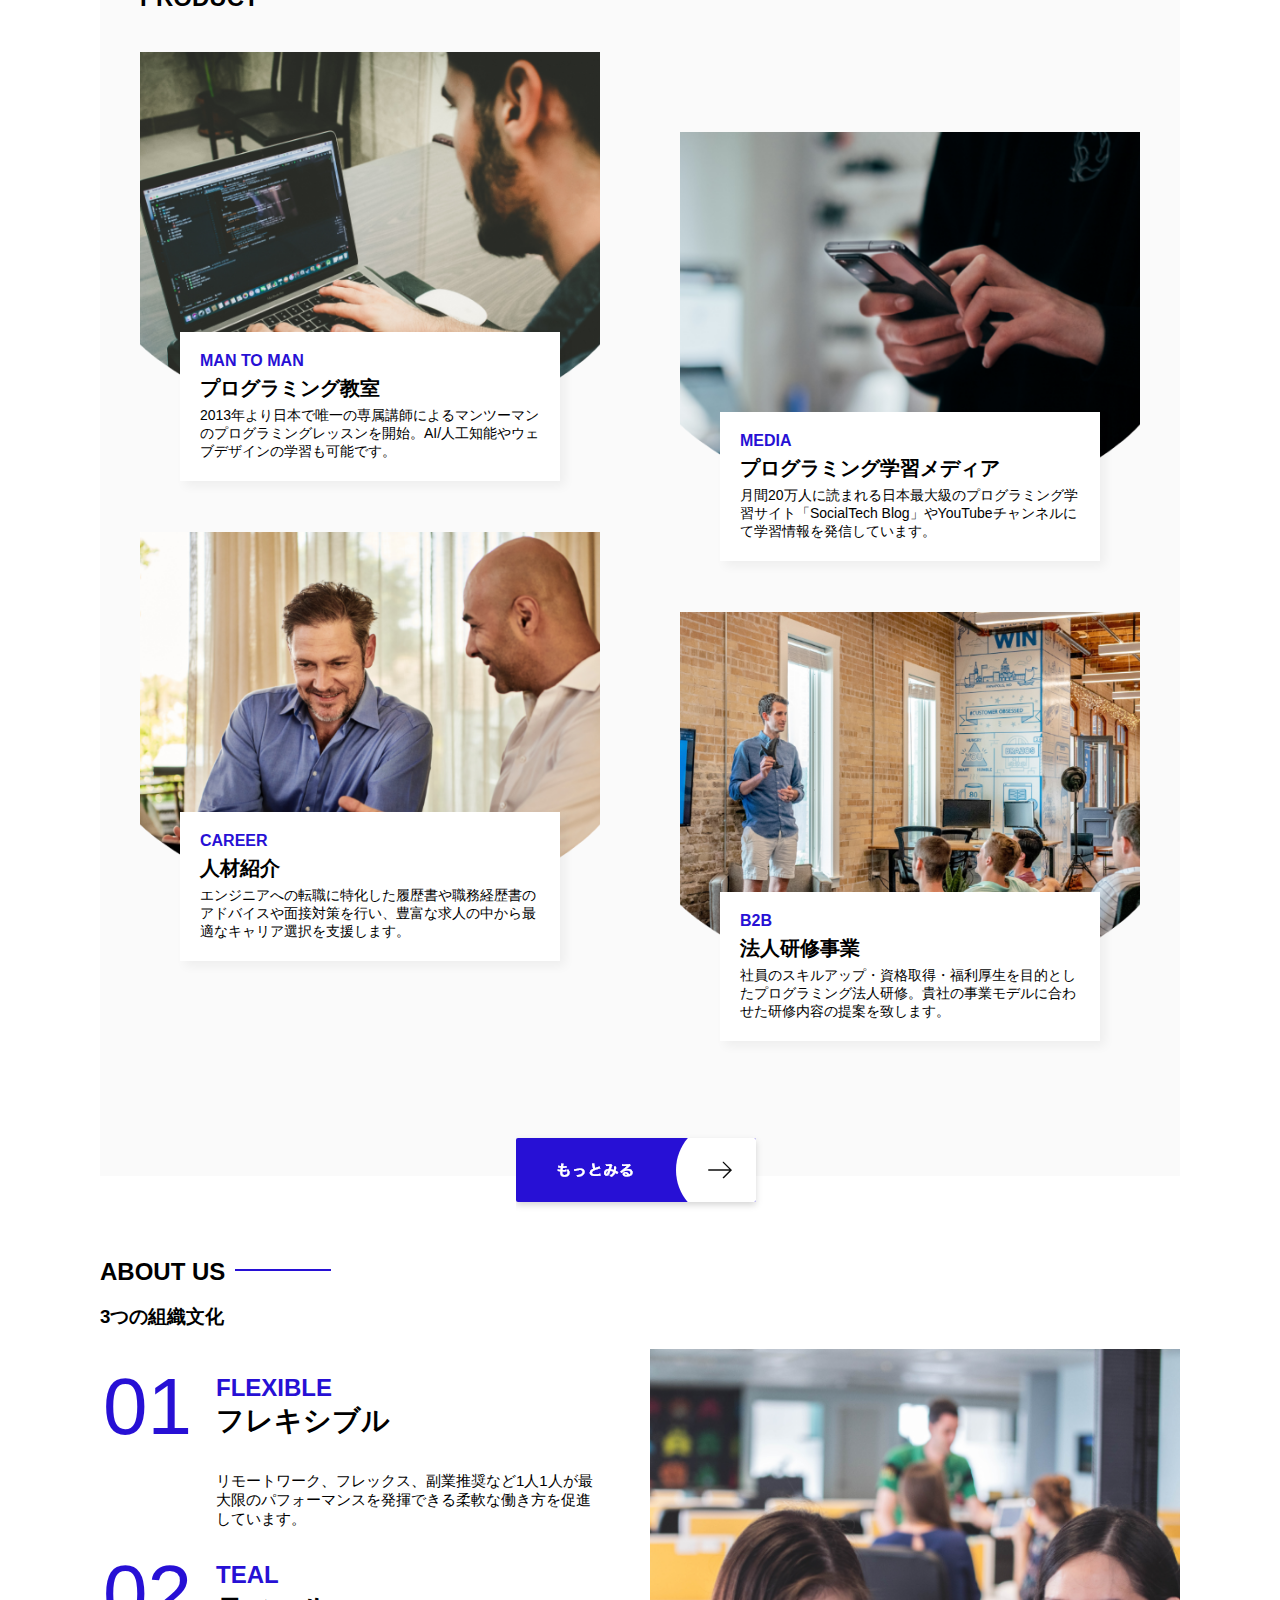
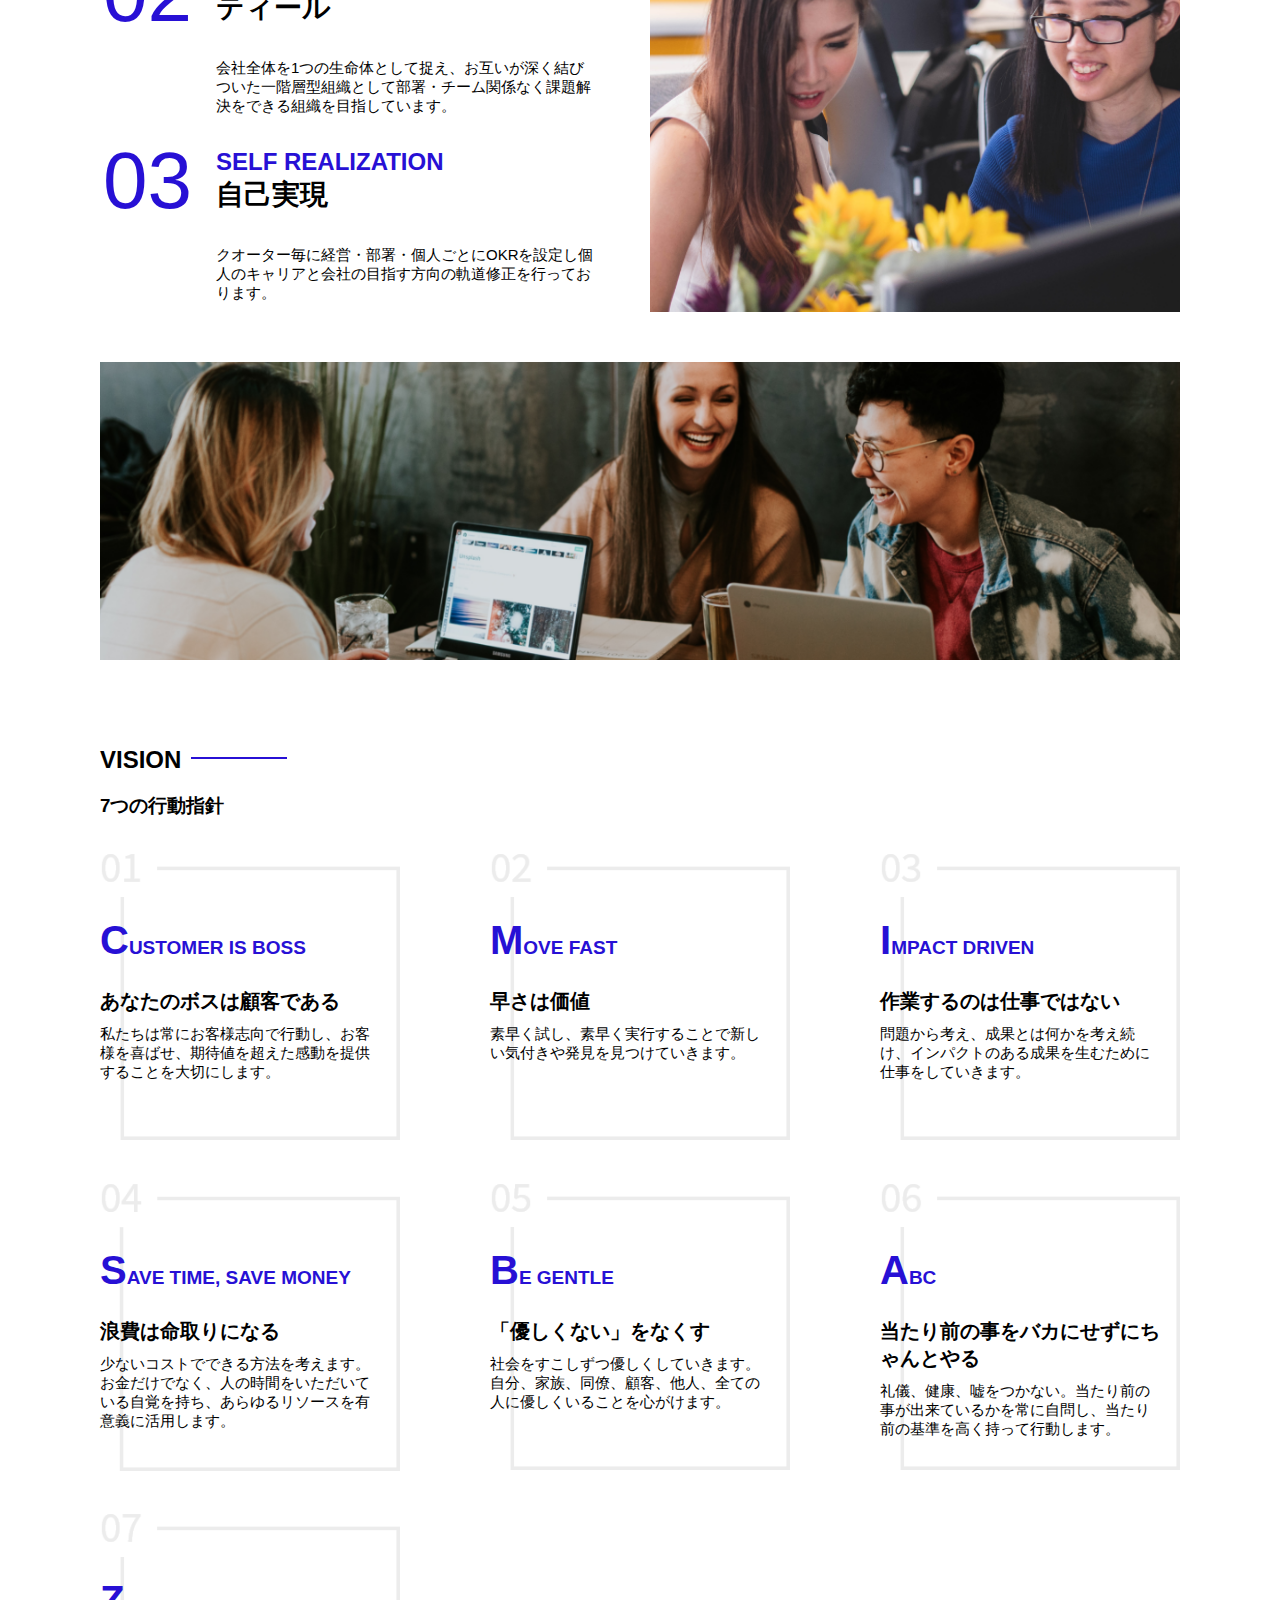
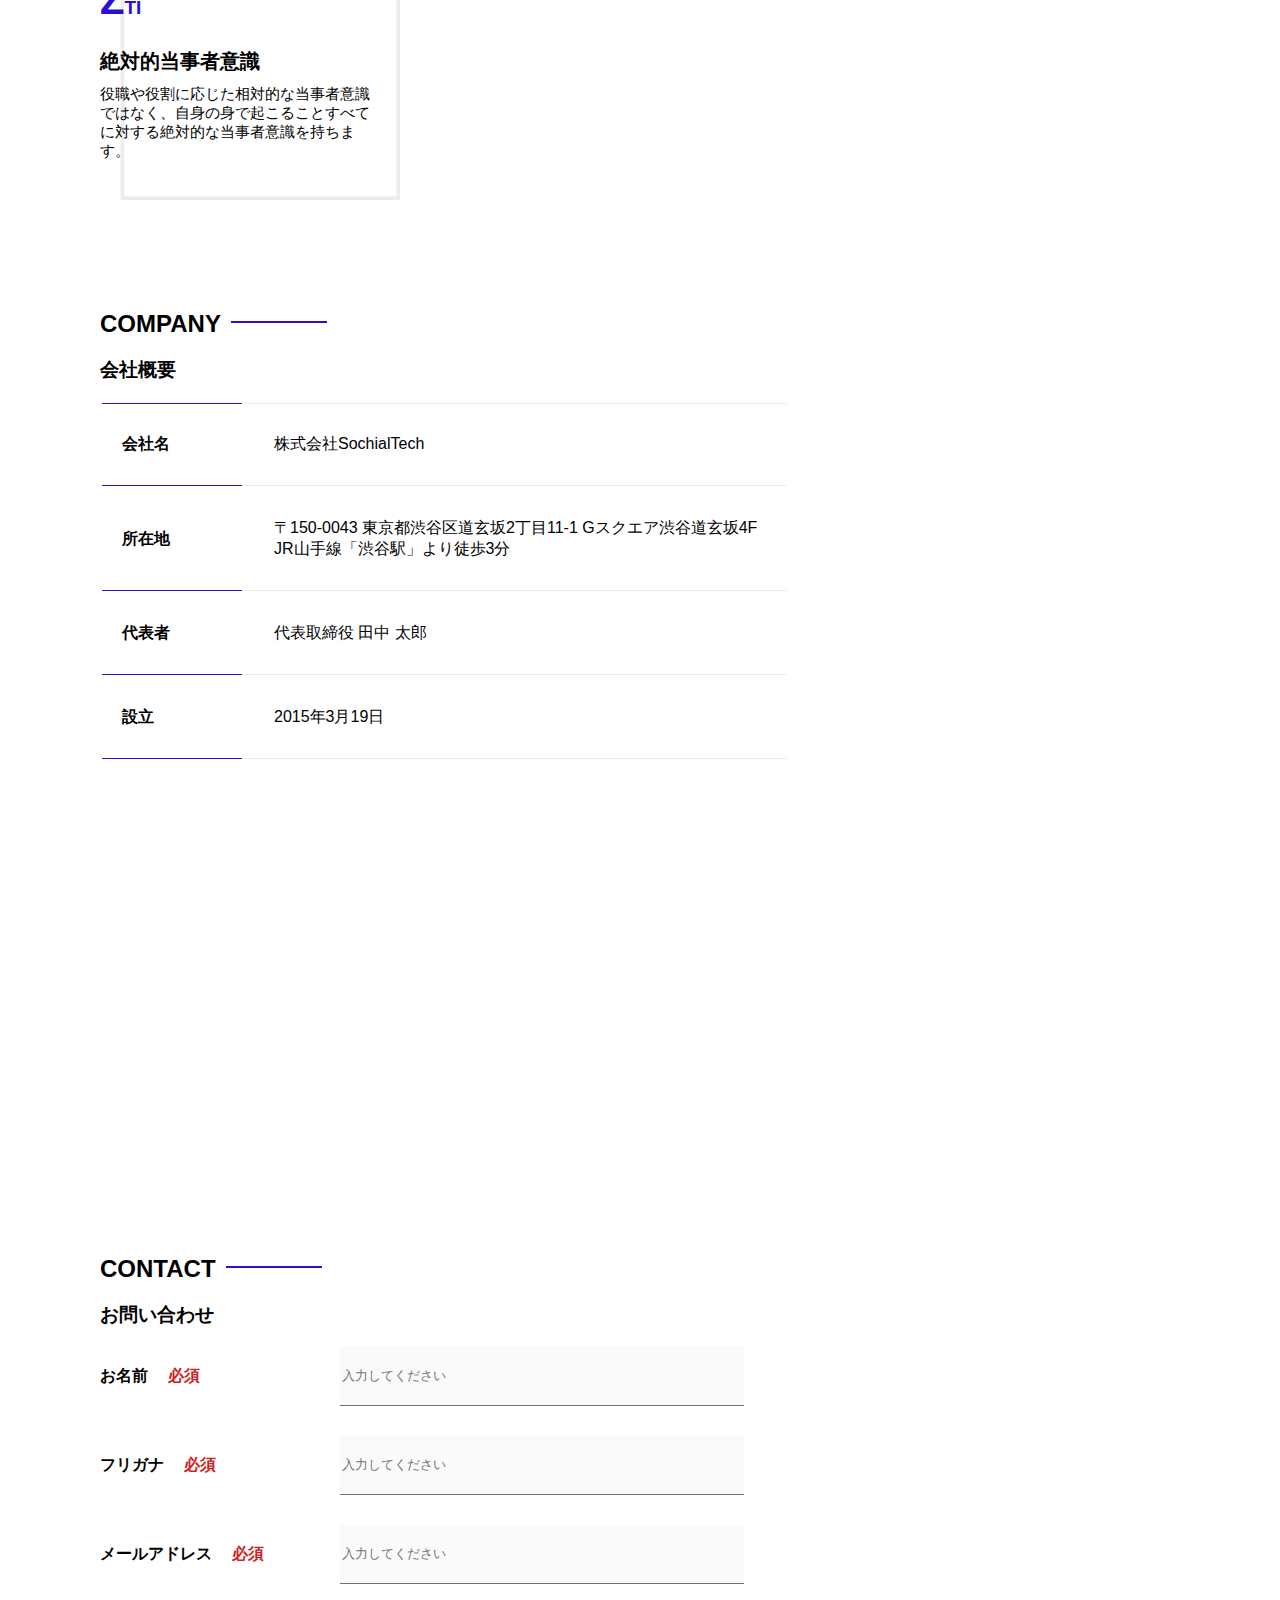
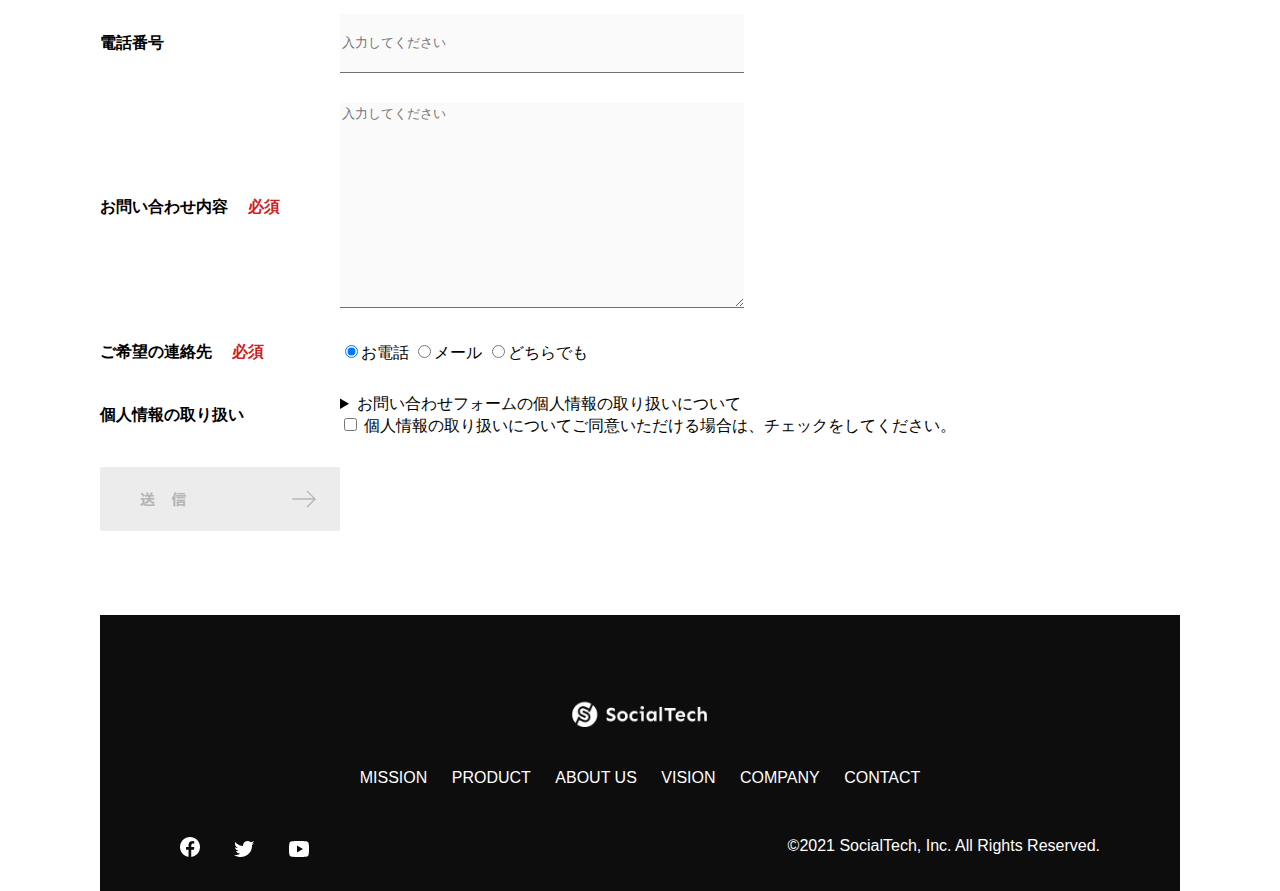
<file: kadai_tutorial_output/index.html>
<!DOCTYPE html>
<html>
  <head>
    <title>SocialTech</title>
    <meta charset="UTF-8">
    <meta name="description" content="SocialTechはEdTech業界のリーディングカンパニーを目指します。">
    <meta name="viewport" content="Width=device-width,initial-scale=1.0">
    <link rel="stylesheet" href="style.css">
  </head>
  <body>
    <!-- ヘッダー -->
    <header>
      <!-- ロゴ -->
      <a href="index.html" id="ligo"><img src="images/logo.png" alt="トップページに戻る"></a>

       <!-- PC用ナビゲーション -->
       <nav id="nav-pc">
        <a href="mission.html">MISSION</a>
        <a href="product.html">PRODUCT</a>
        <a href="index.html#aboutus">ABOUT US</a>
        <a href="index.html#vision">VISION</a>
        <a href="index.html#company">COMPANY</a>
        <a href="index.html#contact">CONTACT</a>
       </nav>
       <!-- スマホ用メニューボタン -->
       <img id="menu-sp" src="images/button-menu.png" alt="ナビゲーションを開く" onclick="document.getElementById('nav-sp').style.display = 'block'">
       
       <!-- スマホ用ナビゲーション -->
       <nav id="nav-sp">
        <img id="close" src="images/button-close.png" alt="ナビゲーションを閉じる"onclick="document.getElementById('nav-sp').style.display = 'none'">
        <a id="logo-sp" href="index.html" onclick="document.getElementById('nav-sp').style.display = 'none'"></a><img 
        src="images/logo-sp.png" alt="トップページに戻る">
        <a class="menu" href="mission.html" onclick="document.getElementById('nav-sp').style.display = 'none'">MISSION</a>
        <a class="menu" href="product.html" onclick="document.getElementById('nav-sp').style.display = 'none'">PRODUCT</a>
        <a class="menu" href="index.html#aboutus" onclick="document.getElementById('nav-sp').style.display = 'none'">ABOUT
          US</a>
        <a class="menu" href="index.html#vision"
          onclick="document.getElementById('nav-sp').style.display = 'none'">VISION</a>
        <a class="menu" href="index.html#company"
          onclick="document.getElementById('nav-sp').style.display = 'none'">COMPANY</a>
        <a class="menu" href="index.html#contact"
          onclick="document.getElementById('nav-sp').style.display = 'none'">CONTACT</a>
          <div id="sns">
            <a href="https://www.facebook.com/sejuku2013"><img src="images/button-facebook.png" alt="Facebookのリンク"></a>
         <a href="https://twitter.com/samuraijuku"><img src="images/button-twitter.png" alt="Twitterのリンク"></a>
         <a href="https://www.youtube.com/channel/UCCFOQO5aDK0xXam4cUQXT8g"><img src="images/button-youtube.png" alt="YouTubeのリンク"></a>
          </div>
      </nav>
      </header>
    <main>
      <article>
        <!-- メインビジュアル -->
        <section id="main-visual">
          <div id="main-message">
            <h1>WORLD PEACE</h1>
            <p>IT教育で世界平和を実毛する</p>
          </div>
          <img src="images/index/index-main.png" alt="PCの集まる多国籍の仲間たち">
        </section>
        <!-- ミッション -->
        <section id="mission">
          <h2 class="index-h2">MISSION</h2>
          <div id="mission-flex">
            <div>
              <img id="mission-photo" src="images/index/index-mission.png" alt="屋外のベンチで写真を撮影する多国籍の仲間たち">
              <h3>世界平和の実現</h3>
              <p>
                人類の悲願である世界平和。世界平和を脅かす様々な社会問題を解決するためには、イノベーションをどんどん起こしていく必要があります。SocialTechは、プログラミング教育を通してイノベーターを輩出することで、世界平和という大きなテーマに臨んでいきます。
              </p>
            </div>
            <div>
              <img id="s2dgs" src="images/index/s2dgs.png" alt="S2DGs">
              <h3>S2DGsの実現</h3>
              <p>国連が掲げる「Sustainable Development Goals（持続可能な開発目標）」に含まれる17つのグローバル目標のうち、以下の5つの目標の実現をミッションとしてサービスを展開しています。</p>
              <a href="mission.html">
                <img src="images/button-more.png" alt="もっとみる">
              </a>
            </div>
          </div>
        </section>
        <!-- プロダクト -->
        <section id="product">
          <h2 class="index-h2">PRODUCT</h2>
          <div>
            <div id="product-left">
              <div>
                <img class="product-photo" src="images/index/index-mantoman.png" alt="PCでコードを書く男性">
                <div class="product-explain">
                  <span>MAN TO MAN</span>
                  <h3>プログラミング教室</h3>
                  <p>2013年より日本で唯一の専属講師によるマンツーマンのプログラミングレッスンを開始。AI/人工知能やウェブデザインの学習も可能です。</p>
                </div>
              </div>
              <div>
                <img class="product-photo" src="images/index/index-career.png" alt="笑顔で話し合う2人の男性">
                <div class="product-explain">
                  <span>CAREER</span>
                  <h3>人材紹介</h3>
                  <p>エンジニアへの転職に特化した履歴書や職務経歴書のアドバイスや面接対策を行い、豊富な求人の中から最適なキャリア選択を支援します。</p>
                </div>
              </div>
            </div>
            <div id="product-right">
              <div>
                <img class="product-photo" src="images/index/index-media.png" alt="スマートフォンを操作する人">
                <div class="product-explain">
                  <span>MEDIA</span>
                  <h3>プログラミング学習メディア</h3>
                  <p>月間20万人に読まれる日本最大級のプログラミング学習サイト「SocialTech Blog」やYouTubeチャンネルにて学習情報を発信しています。</p>
                </div>
              </div>
              <div>
                <img class="product-photo" src="images/index/index-b2b.png" alt="講演中の男性とそれを聴く人々">
                <div class="product-explain">
                  <span>B2B</span>
                  <h3>法人研修事業</h3>
                  <p>社員のスキルアップ・資格取得・福利厚生を目的としたプログラミング法人研修。貴社の事業モデルに合わせた研修内容の提案を致します。</p>
                </div>
              </div>
            </div>
          </div>
          <div>
            <a id="product-more" href="product.html">
              <img src="images/button-more.png" alt="もっとみる">
            </a>
          </div>
        </section>
        <!-- ABOUT US -->
        <section id="aboutus">
          <h2 class="index-h2">ABOUT US</h2>
          <h3>3つの組織文化</h3>
          <div>
            <table class="culture-table">
             <tr>
              <td>
                <span class="culture-num">01</span>
              </td>
              <td>
                <span class="culture-en">FLEXIBLE</span>
                <span class="culture-jp">フレキシブル</span>
              </td>
             </tr>
             <tr>
              <td>
                <!--空のセル-->
              </td>
              <td>
                <p class="culture-description">
                  リモートワーク、フレックス、副業推奨など1人1人が最大限のパフォーマンスを発揮できる柔軟な働き方を促進しています。
                </p>
              </td>
             </tr>
             <tr>
              <td>
                <span class="culture-num">02</span>
              </td>
              <td>
                <span class="culture-en">TEAL</span>
                <span class="culture-jp">ティール</span>
              </td>
             </tr>
             <tr>
              <td>
                <!--空のセル-->
              </td>
              <td>
                <p class="culture-description">
                  会社全体を1つの生命体として捉え、お互いが深く結びついた一階層型組織として部署・チーム関係なく課題解決をできる組織を目指しています。
                </p>
              </td>
             </tr>
             <tr>
              <td>
                <span class="culture-num">03</span>
              </td>
              <td>
                <span class="culture-en">SELF REALIZATION</span>
                <span class="culture-jp">自己実現</span>
              </td>
             </tr>
             <tr>
              <td>
                <!--空のセル-->
              </td>
              <td>
                <p class="culture-description">
                  クオーター毎に経営・部署・個人ごとにOKRを設定し個人のキャリアと会社の目指す方向の軌道修正を行っております。
                </p>
              </td>
             </tr>
            </table>
            <img class="culture-img" src="images/index/index-aboutus1.png" alt="笑顔で話し合う2人の女性"> 
          </div>
           <img class="culture-img2" src="images/index/index-aboutus2.png" alt="笑顔で話し合う３人の男女">
        </section>
        <!--7つの行動指針-->
        <section id="vision">
          <h2 class="index-h2">VISION</h2>
          <h3>7つの行動指針</h3>
          <div>
            <div class="vision-box">
              <img src="images/index/vision-01.png" alt="01">
              <span>
                <h4>CUSTOMER IS BOSS</h4>
                <h5>あなたのボスは顧客である</h5>
                <p>私たちは常にお客様志向で行動し、お客様を喜ばせ、期待値を超えた感動を提供することを大切にします。</p>
              </span>
            </div>
            <div class="vision-box">
              <img src="images/index/vision-02.png" alt="02">
              <span>
                <h4>MOVE FAST</h4>
                <h5>早さは価値</h5>
                <p>素早く試し、素早く実行することで新しい気付きや発見を見つけていきます。</p>
              </span>
            </div>
            <div class="vision-box">
              <img src="images/index/vision-03.png" alt="03">
              <span>
                <h4>IMPACT DRIVEN</h4>
                <h5>作業するのは仕事ではない</h5>
                <p>問題から考え、成果とは何かを考え続け、インパクトのある成果を生むために仕事をしていきます。</p>
              </span>
            </div>
            <div class="vision-box">
              <img src="images/index/vision-04.png" alt="04">
              <span>
                <h4>SAVE TIME, SAVE MONEY</h4>
                <h5>浪費は命取りになる</h5>
                <p>少ないコストでできる方法を考えます。お金だけでなく、人の時間をいただいている自覚を持ち、あらゆるリソースを有意義に活用します。</p>
              </span>
            </div>
            <div class="vision-box">
              <img src="images/index/vision-05.png" alt="05">
              <span>
                <h4>BE GENTLE</h4>
                <h5>「優しくない」をなくす</h5>
                <p>社会をすこしずつ優しくしていきます。自分、家族、同僚、顧客、他人、全ての人に優しくいることを心がけます。</p>
              </span>
            </div>
            <div class="vision-box">
              <img src="images/index/vision-06.png" alt="06">
              <span>
                <h4>ABC</h4>
                <h5>当たり前の事をバカにせずにちゃんとやる</h5>
                <p>礼儀、健康、嘘をつかない。当たり前の事が出来ているかを常に自問し、当たり前の基準を高く持って行動します。</p>
              </span>
            </div>
            <div class="vision-box">
              <img src="images/index/vision-07.png" alt="07">
              <span>
                <h4>ZTI</h4>
                <h5>絶対的当事者意識</h5>
                <p>役職や役割に応じた相対的な当事者意識ではなく、自身の身で起こることすべてに対する絶対的な当事者意識を持ちます。</p>
              </span>
            </div>
          </div>
        </section>
        <!--会社概要-->
        <section id="company">
          <h2 class="index-h2">COMPANY</h2>
          <h3>会社概要</h3>
          <table>
            <tr>
              <th class="tableheader-first">会社名</th>
              <td class="cell-first">株式会社SochialTech</td>
            </tr>
            <tr>
              <th class="tableheader">所在地</th>
              <td class="cell">
                〒150-0043 東京都渋谷区道玄坂2丁目11-1 Gスクエア渋谷道玄坂4F<br>JR山手線「渋谷駅」より徒歩3分</td>
            </tr>
            <tr>
              <th class="tableheader">代表者</th>
              <td class="cell">代表取締役 田中 太郎</td>
            </tr>
            <tr>
              <th class="tableheader">設立</th>
              <td class="cell">2015年3月19日</td>
            </tr>
          </table>
          <iframe src="https://www.google.com/maps/embed?pb=!1m18!1m12!1m3!1d3241.7769980488038!2d139.6935948749083!3d35.65786553125866!2m3!1f0!2f0!3f0!3m2!1i1024!2i768!4f13.1!3m3!1m2!1s0x60188b55ffeaaaab%3A0x552bb81dbe5fefb7!2z44CSMTUwLTAwNDMg5p2x5Lqs6YO95riL6LC35Yy66YGT546E5Z2C77yS5LiB55uu77yR77yR4oiS77yR77yR!5e0!3m2!1sja!2sjp!4v1695961472125!5m2!1sja!2sjp" width="600" height="450" 
          style="border:0;" allowfullscreen="" loading="lazy" referrerpolicy="no-referrer-when-downgrade">
        </iframe>
        </section>
        <!--お問い合わせフォーム-->
        <!-- お問い合わせフォーム -->
      <section id="contact">
        <h2 class="index-h2">CONTACT</h2>
        <h3>お問い合わせ</h3>
        <form action="https://api.staticforms.xyz/submit" method="post">
          <input type="text" name="honeypot" style="display:none">
          <!-- STATIC FORMのアクセスキー -->
          <input type="hidden" name="accessKey" value="46a4dcb9-d959-458a-9e38-a5c3146fcc85">
          <!-- メールのタイトル -->
          <input type="hidden" name="subject" value="お問い合わせフォーム" />
          <!--送信先のメールアドレスをvalueに設定する-->
          <input type="hidden" name="replyTo" value="maki.rincha.aries@gmail.com">
           <!--redirectToのURLは公開後のURLへリンクする-->
          <input type="hidden" name="redirectTo" value="">
          <div>
            <div class="contact-heading">
              <label class="contact-label">お名前<span class="contact-span">必須</span></label>
            </div>
            <div>
              <input type="text" name="name" placeholder="入力してください" class="contact-textbox">
            </div>
          </div>
          <div>
            <div class="contact-heading">
              <label class="contact-label">フリガナ<span class="contact-span">必須</span></label>
            </div>
            <div>
              <input type="text" name="hurigana" placeholder="入力してください" class="contact-textbox">
            </div>
          </div>
          <div>
            <div class="contact-heading">
              <label class="contact-label">メールアドレス<span class="contact-span">必須</span></label>
            </div>
            <div>
              <input type="text" name="email" placeholder="入力してください" class="contact-textbox">
            </div>
          </div>
          <div>
            <div class="contact-heading">
              <label class="contact-label">電話番号</label>
            </div>
            <div>
              <input type="text" name="tel" placeholder="入力してください" class="contact-textbox">
            </div>
          </div>
          <div>
            <div class="contact-heading">
              <label class="contact-label">お問い合わせ内容<span class="contact-span">必須</span></label>
            </div>
            <div>
              <textarea class="contact-textarea " placeholder="入力してください" name="message"></textarea>
            </div>
          </div>
          <div>
            <div class="contact-heading">
              <label class="contact-label">ご希望の連絡先<span class="contact-span">必須</span></label>
            </div>
            <div>
              <input class="radiobutton" type="radio" value="tel" name="contact" checked><label>お電話</label>
              <input class="radiobutton" type="radio" value="mail" name="contact"><label>メール</label>
              <input class="radiobutton" type="radio" value="both" name="contact"><label>どちらでも</label>
            </div>
          </div>
          <div>
            <div class="contact-heading">
              <label class="contact-label">個人情報の取り扱い</label>
            </div>
            <div>
              <details>
                <summary>お問い合わせフォームの個人情報の取り扱いについて</summary>
                <div>
                  <span>１．組織の名称又は氏名</span><br>
                  株式会社SocialTech<br><br>
                  <span>２．個人情報保護管理者（若しくはその代理人）の氏名又は職名、所属及び連絡先
                    鈴木 一郎 コーポレート部</span><br>
                  メールアドレス：support@socialtech.net<br>
                  TEL：03-xxxx-xxxx<br>
                  <span>３．個人情報の利用目的</span><br>
                  ・本サービス及び本サービスに関連する情報の提供又はそれらに関する連絡のため<br>
                  ・ユーザーの本人確認のため<br>
                  ・当社サービスのご案内のため<br>
                  ・当社の商品等の広告または宣伝（電子メールによるものを含むものとします。）<br><br>
                  <span>４．個人情報の取り扱い業務の委託</span><br>
                  個人情報の取扱業務の全部または一部を外部に業務委託する場合があります。<br>
                  その際、弊社は、個人情報を適切に保護できる管理体制を敷き実行していることを条件として<br>
                  委託先を厳選したうえで、機密保持契約を委託先と締結し、お客様の個人情報を厳密に管理させます。<br><br>
                  <span>５．個人情報の開示等の請求</span><br>
                  お客様は、弊社に対してご自身の個人情報の開示等（利用目的の通知、開示、内容の訂正・追加・削除、利用の停止または消去、第三者への提供の停止）に関して、当社問合わせ窓口に申し出ることができます。<br>
                  その際、弊社はお客様ご本人を確認させていただいたうえで、合理的な期間内に対応いたします。<br><br>
                  なお、個人情報に関する弊社問合わせ先は、次の通りです。<br><br>
                  株式会社SocialTech　個人情報問合せ窓口<br>
                  〒150-0043　東京都渋谷区道玄坂2丁目11-1 Ｇスクエア渋谷道玄坂 4F<br>
                  メールアドレス：support@socialtech.net　TEL：03-xxxx-xxxx<br><br>
                  <span>６．個人情報を提供されることの任意性について</span><br><br>
                  お客様がご自身の個人情報を弊社に提供されるか否かは、お客様のご判断によりますが、もしご提供されない場合には、適切なサービスが提供できない場合がありますので予めご了承ください。
                </div>
              </details>
              <input type="checkbox" name="agree">
              <span>個人情報の取り扱いについてご同意いただける場合は、チェックをしてください。</span>
            </div>
          </div>
           <input type="image" src="images/button-submit.png" alt="送信する">
        </form>
      </section>
      </article>
    </main>
    <footer>
      <article>
        <div id="footer-logo">
          <img src="images/logo-sp.png" alt="SocialTech">
        </div>
        <div id="footer-link">
          <a href="mission.html">MISSION</a>
          <a href="product.html">PRODUCT</a>
          <a href="index.html#aboutus">ABOUT US</a>
          <a href="index.html#vision">VISION</a>
          <a href="index.html#company">COMPANY</a>
          <a href="index.html#contact">CONTACT</a>
        </div>
        <div id="sns-footer">
          <a href="https://www.facebook.com/sejuuku2013"><img src="images/button-facebook.png" alt="Facebookのリンク"></a>
          <a href="https://www.twitter.com/samuraijuku"><img src="images/button-twitter.png" alt="Twitterのリンク"></a>
          <a href="https://www.youtube.com/channel/UCCFOQO5aDK0xXam4cUQXT8g"><img src="images/button-youtube.png" alt="YouTubeのリンク"></a>
          <span id="copyright">&copy;2021 SocialTech, Inc. All Rights Reserved.</span>
        </div>
      </article>
    </footer>
  </body>
</html>
</file>
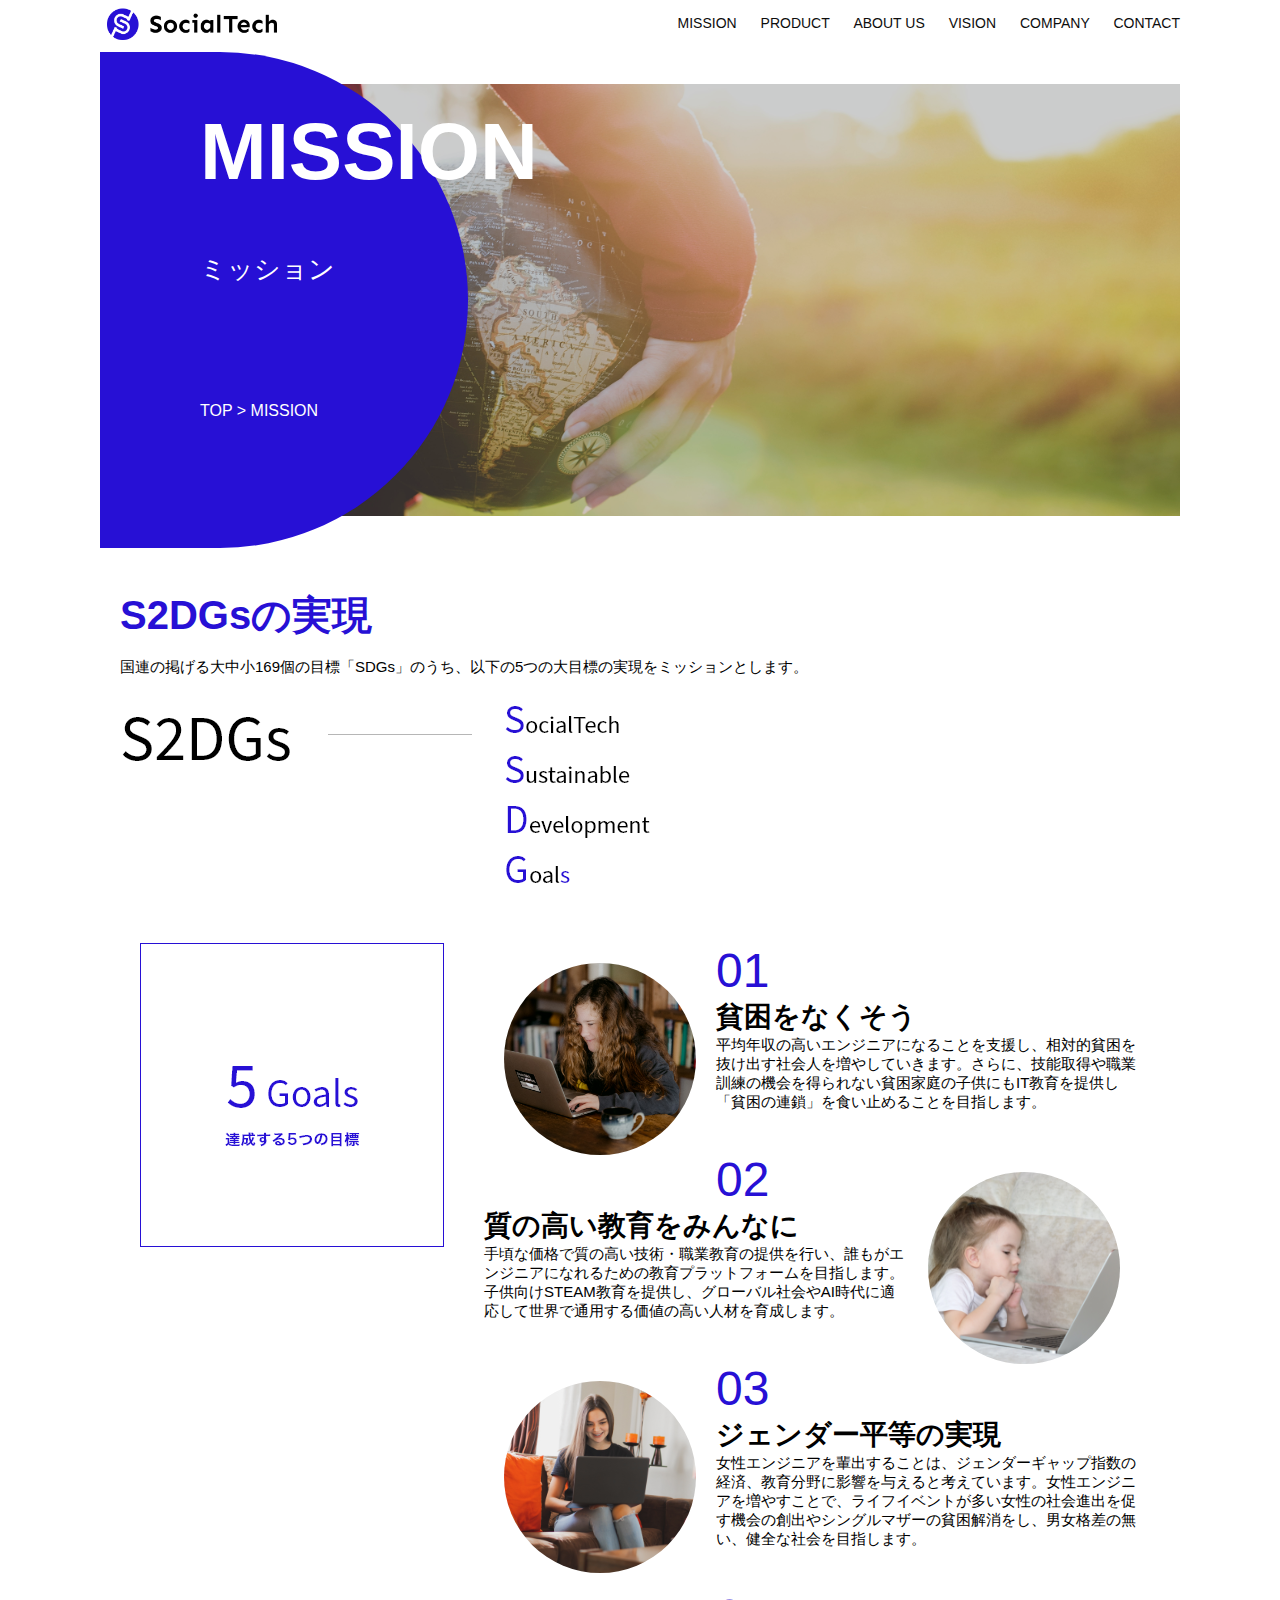
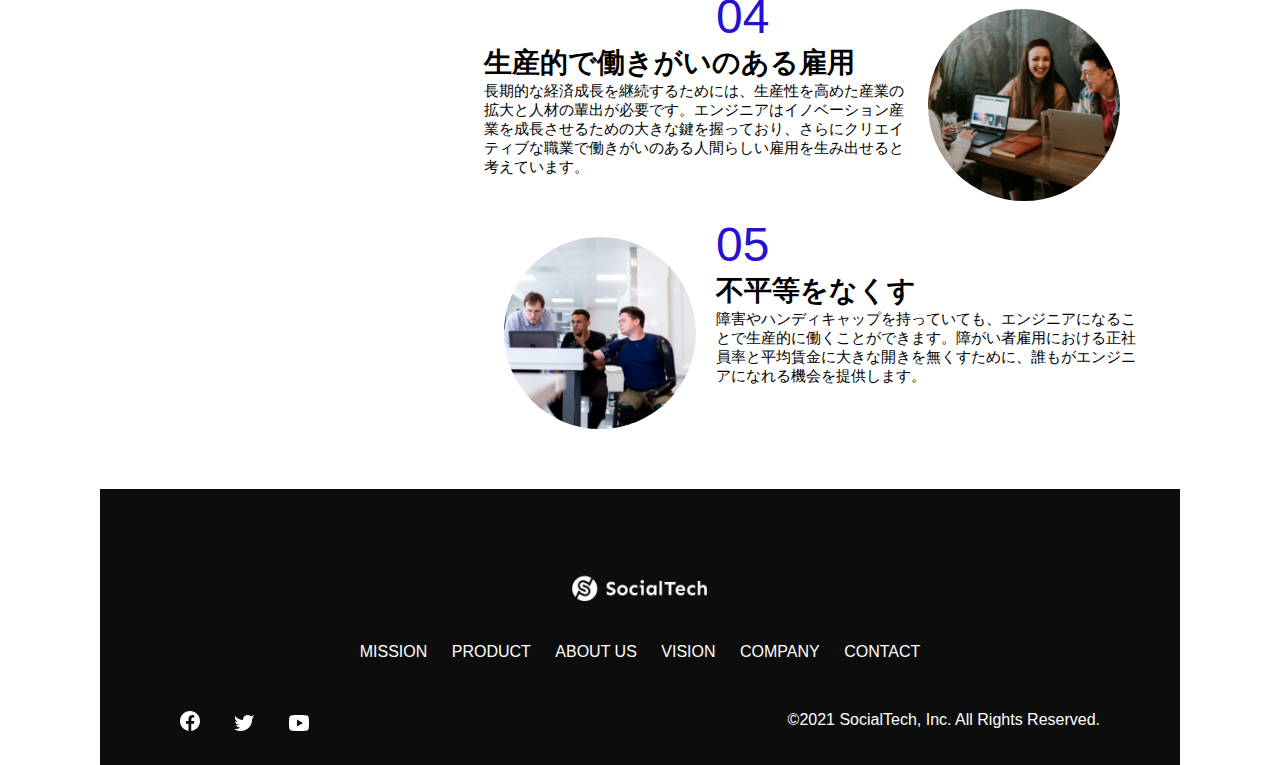
<file: kadai_tutorial_output/mission.html>
<!DOCTYPE html>
<html>
  <head>
    <title>SocialTech - MISSION ミッション</title>
    <meta charset="UTF-8">
    <meta name="description" cntent="SocialTechが目指す5つの目標（S2DGs）を紹介します">
    <meta name="viewport" content="Width=device-width,initial-scale=1.0">
    <link rel="stylesheet" href="style.css">
  </head>
  <body>
    <!-- ヘッダー -->
    <header>
      <!-- ロゴ -->
      <a href="index.html" id="ligo"><img src="images/logo.png" alt="トップページに戻る"></a>

       <!-- PC用ナビゲーション -->
       <nav id="nav-pc">
        <a href="mission.html">MISSION</a>
        <a href="product.html">PRODUCT</a>
        <a href="index.html#aboutus">ABOUT US</a>
        <a href="index.html#vision">VISION</a>
        <a href="index.html#company">COMPANY</a>
        <a href="index.html#contact">CONTACT</a>
       </nav>
       <!-- スマホ用メニューボタン -->
       <img id="menu-sp" src="images/button-menu.png" alt="ナビゲーションを開く" onclick="document.getElementById('nav-sp').style.display = 'block'">
       
       <!-- スマホ用ナビゲーション -->
       <nav id="nav-sp">
        <img id="close" src="images/button-close.png" alt="ナビゲーションを閉じる"onclick="document.getElementById('nav-sp').style.display = 'none'">
        <a id="logo-sp" href="index.html" onclick="document.getElementById('nav-sp').style.display = 'none'"></a><img 
        src="images/logo-sp.png" alt="トップページに戻る">
        <a class="menu" href="mission.html" onclick="document.getElementById('nav-sp').style.display = 'none'">MISSION</a>
        <a class="menu" href="product.html" onclick="document.getElementById('nav-sp').style.display = 'none'">PRODUCT</a>
        <a class="menu" href="index.html#aboutus" onclick="document.getElementById('nav-sp').style.display = 'none'">ABOUT
          US</a>
        <a class="menu" href="index.html#vision"
          onclick="document.getElementById('nav-sp').style.display = 'none'">VISION</a>
        <a class="menu" href="index.html#company"
          onclick="document.getElementById('nav-sp').style.display = 'none'">COMPANY</a>
        <a class="menu" href="index.html#contact"
          onclick="document.getElementById('nav-sp').style.display = 'none'">CONTACT</a>
          <div id="sns">
            <a href="https://www.facebook.com/sejuku2013"><img src="images/button-facebook.png" alt="Facebookのリンク"></a>
         <a href="https://twitter.com/samuraijuku"><img src="images/button-twitter.png" alt="Twitterのリンク"></a>
         <a href="https://www.youtube.com/channel/UCCFOQO5aDK0xXam4cUQXT8g"><img src="images/button-youtube.png" alt="YouTubeのリンク"></a>
          </div>
      </nav>
    </header>
    <main>
      <article>
        <section id="mission-main">
          <div id="mission-title">
            <h1>MISSION</h1>
            <span>ミッション</span>
            <div>TOP > MISSION</div>
          </div>
        </section>
        <section id="mission-s2dgs">
          <h2 class="mission-h2">S2DGsの実現</h2>
          <p>国連の掲げる大中小169個の目標「SDGs」のうち、以下の5つの大目標の実現をミッションとします。</p>
          <img src="images/mission/mission-s2dgs.png" alt="S2DGs">
        </section>
        <section id="mission-5goals">
          <div>
            <img id="s2dgs-image" src="images/mission/mission-5goals.png" alt="5Goals">
          </div>
          <div>
            <div>
              <img class="fivegoals-image-left" src="images/mission/mission-5goals01.png" alt="PCを操作する女の子">
              <span class="fivegoals-number">01</span>
              <h3 class="fivegoals-h3">貧困をなくそう</h3>
              <p class="fivegoals-p">
                平均年収の高いエンジニアになることを支援し、相対的貧困を抜け出す社会人を増やしていきます。さらに、技能取得や職業訓練の機会を得られない貧困家庭の子供にもIT教育を提供し「貧困の連鎖」を食い止めることを目指します。
              </p>
            </div>
            <div>
              <img class="fivegoals-image-right" src="images/mission/mission-5goals02.png" alt="PCを見つめるちいさい女の子">
              <span class="fivegoals-number">02</span>
              <h3 class="fivegoals-h3">質の高い教育をみんなに</h3>
              <p class="fivegoals-p">
                手頃な価格で質の高い技術・職業教育の提供を行い、誰もがエンジニアになれるための教育プラットフォームを目指します。子供向けSTEAM教育を提供し、グローバル社会やAI時代に適応して世界で通用する価値の高い人材を育成します。
              </p>
            </div>
            <div>
              <img class="fivegoals-image-left" src="images/mission/mission-5goals03.png" alt="PCを操作する女性">
              <span class="fivegoals-number">03</span>
              <h3 class="fivegoals-h3">ジェンダー平等の実現</h3>
              <p class="fivegoals-p">
                女性エンジニアを輩出することは、ジェンダーギャップ指数の経済、教育分野に影響を与えると考えています。女性エンジニアを増やすことで、ライフイベントが多い女性の社会進出を促す機会の創出やシングルマザーの貧困解消をし、男女格差の無い、健全な社会を目指します。
              </p>
            </div>
            <div>
              <img class="fivegoals-image-right" src="images/mission/mission-5goals04.png" alt="笑顔で話し合う3人の男女">
              <span class="fivegoals-number">04</span>
              <h3 class="fivegoals-h3">生産的で働きがいのある雇用</h3>
              <p class="fivegoals-p">
                長期的な経済成長を継続するためには、生産性を高めた産業の拡大と人材の輩出が必要です。エンジニアはイノベーション産業を成長させるための大きな鍵を握っており、さらにクリエイティブな職業で働きがいのある人間らしい雇用を生み出せると考えています。
              </p>
            </div>
            <div>
              <img class="fivegoals-image-left" src="images/mission/mission-5goals05.png" alt="障害を持つ男性が生き生きと働く様子">
              <span class="fivegoals-number">05</span>
              <h3 class="fivegoals-h3">不平等をなくす</h3>
              <p class="fivegoals-p">
                障害やハンディキャップを持っていても、エンジニアになることで生産的に働くことができます。障がい者雇用における正社員率と平均賃金に大きな開きを無くすために、誰もがエンジニアになれる機会を提供します。
              </p>
            </div>
          </div>
        </section>
      </article>
    </main>
    <footer>
      <div id="footer-logo">
        <img src="images/logo-sp.png" alt="SocialTech">
      </div>
      <div id="footer-link">
        <a href="mission.html">MISSION</a>
        <a href="product.html">PRODUCT</a>
        <a href="index.html#aboutus">ABOUT US</a>
        <a href="index.html#vision">VISION</a>
        <a href="index.html#company">COMPANY</a>
        <a href="index.html#contact">CONTACT</a>
      </div>
      <div id="sns-footer">
        <a href="https://www.facebook.com/sejuuku2013"><img src="images/button-facebook.png" alt="Facebookのリンク"></a>
        <a href="https://www.twitter.com/samuraijuku"><img src="images/button-twitter.png" alt="Twitterのリンク"></a>
        <a href="https://www.youtube.com/channel/UCCFOQO5aDK0xXam4cUQXT8g"><img src="images/button-youtube.png" alt="YouTubeのリンク"></a>
        <span id="copyright">&copy;2021 SocialTech, Inc. All Rights Reserved.</span>
      </div>
    </footer>
   </body>
  </html>
</file>
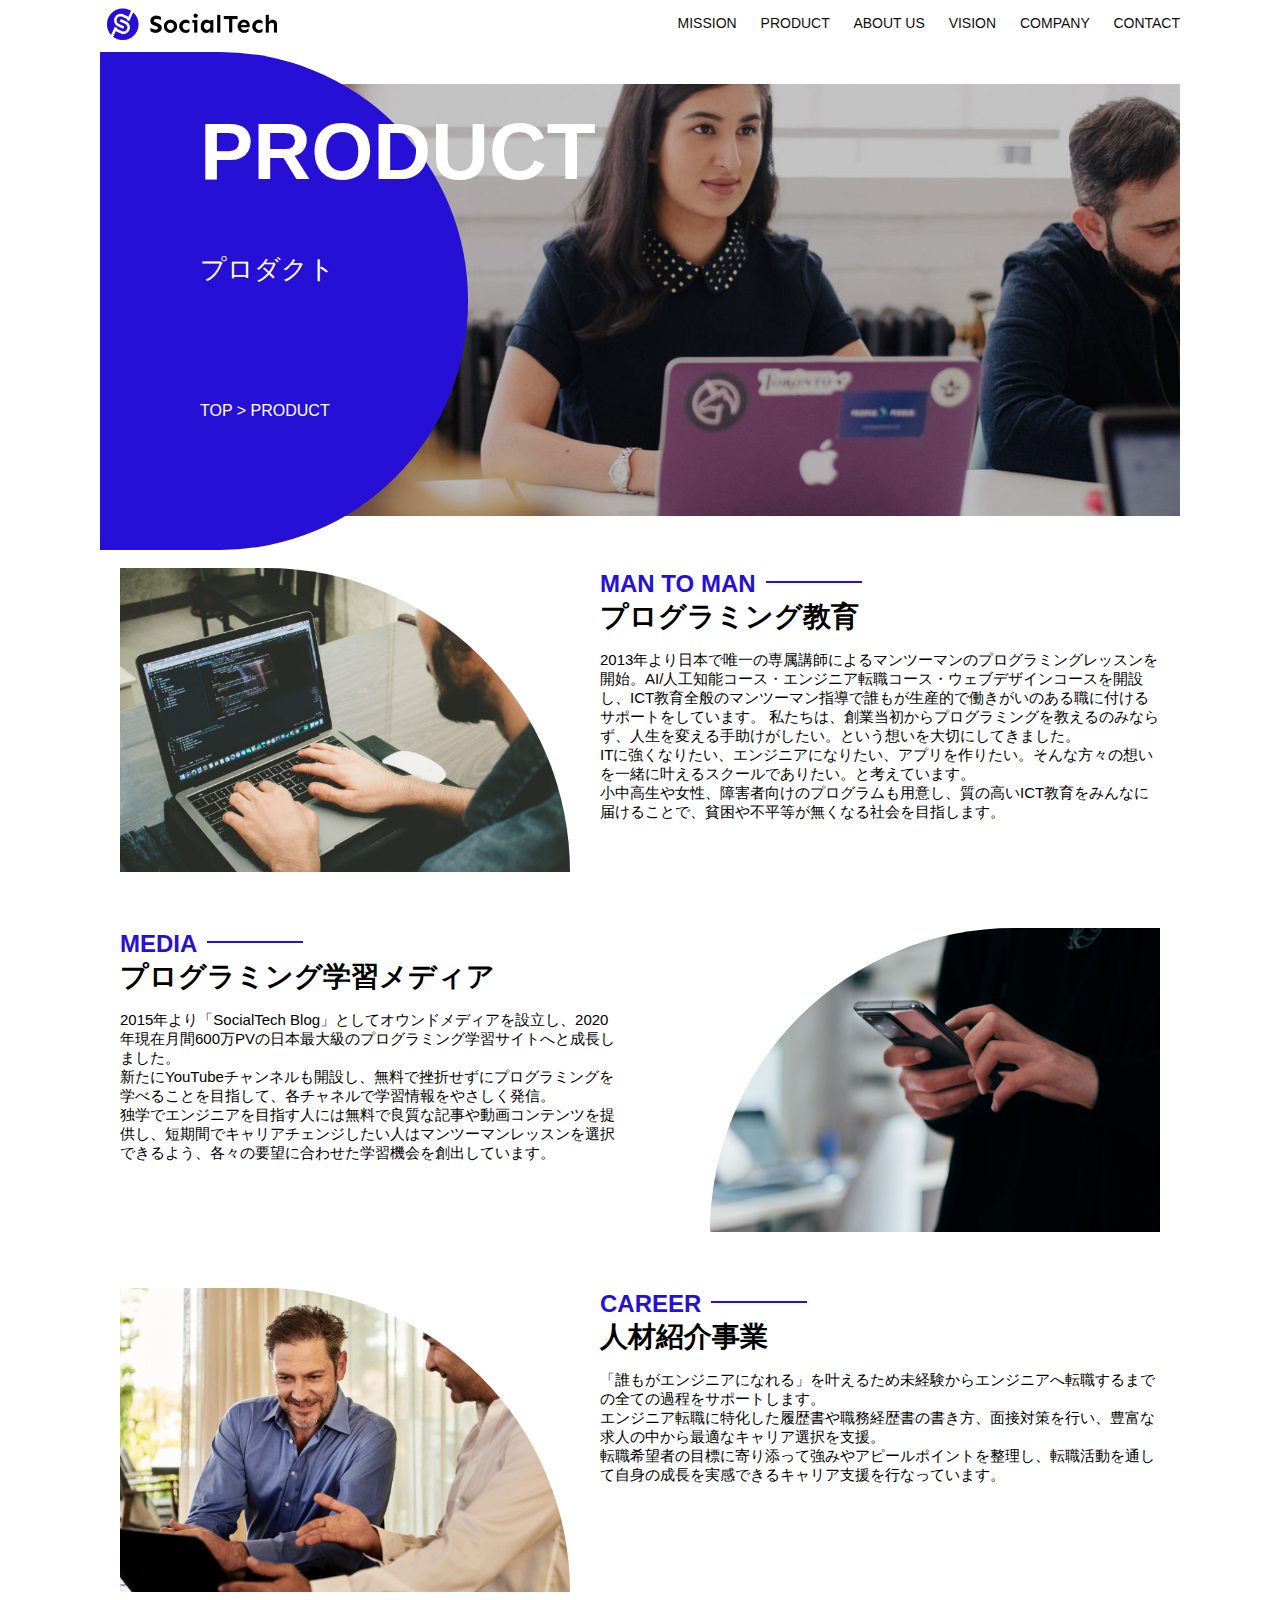
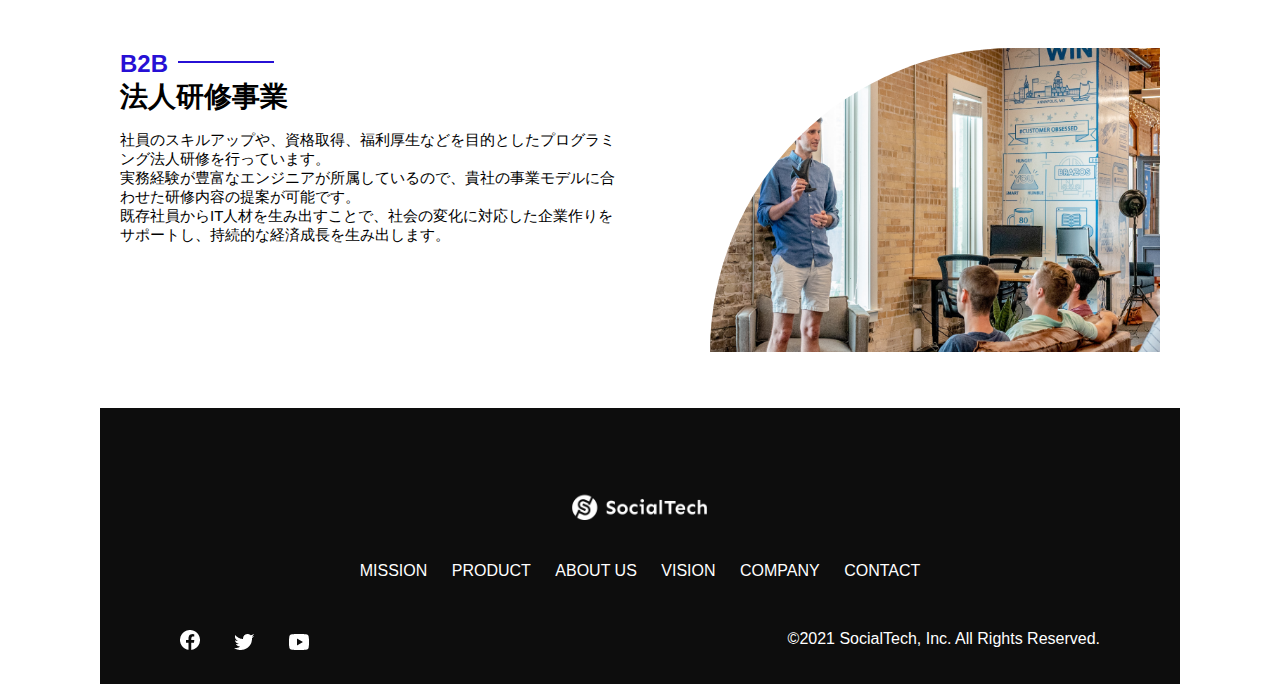
<file: kadai_tutorial_output/product.html>
<!DOCTYPE html>
<html>
  <head>
    <title>SocialTech - PRODUCT プロダクト</title>
    <meta charset="UTF-8">
    <meta name="description" cntent="SocialTechの4つのプロダクトを紹介します">
    <meta name="viewport" content="Width=device-width,initial-scale=1.0">
    <link rel="stylesheet" href="style.css">
  </head>
  <body>
    <!-- ヘッダー -->
    <header>
      <!-- ロゴ -->
      <a href="index.html" id="ligo"><img src="images/logo.png" alt="トップページに戻る"></a>

       <!-- PC用ナビゲーション -->
       <nav id="nav-pc">
        <a href="mission.html">MISSION</a>
        <a href="product.html">PRODUCT</a>
        <a href="index.html#aboutus">ABOUT US</a>
        <a href="index.html#vision">VISION</a>
        <a href="index.html#company">COMPANY</a>
        <a href="index.html#contact">CONTACT</a>
       </nav>
       <!-- スマホ用メニューボタン -->
       <img id="menu-sp" src="images/button-menu.png" alt="ナビゲーションを開く" onclick="document.getElementById('nav-sp').style.display = 'block'">
       
       <!-- スマホ用ナビゲーション -->
       <nav id="nav-sp">
        <img id="close" src="images/button-close.png" alt="ナビゲーションを閉じる"onclick="document.getElementById('nav-sp').style.display = 'none'">
        <a id="logo-sp" href="index.html" onclick="document.getElementById('nav-sp').style.display = 'none'"></a><img 
        src="images/logo-sp.png" alt="トップページに戻る">
        <a class="menu" href="mission.html" onclick="document.getElementById('nav-sp').style.display = 'none'">MISSION</a>
        <a class="menu" href="product.html" onclick="document.getElementById('nav-sp').style.display = 'none'">PRODUCT</a>
        <a class="menu" href="index.html#aboutus" onclick="document.getElementById('nav-sp').style.display = 'none'">ABOUT
          US</a>
        <a class="menu" href="index.html#vision"
          onclick="document.getElementById('nav-sp').style.display = 'none'">VISION</a>
        <a class="menu" href="index.html#company"
          onclick="document.getElementById('nav-sp').style.display = 'none'">COMPANY</a>
        <a class="menu" href="index.html#contact"
          onclick="document.getElementById('nav-sp').style.display = 'none'">CONTACT</a>
          <div id="sns">
            <a href="https://www.facebook.com/sejuku2013"><img src="images/button-facebook.png" alt="Facebookのリンク"></a>
         <a href="https://twitter.com/samuraijuku"><img src="images/button-twitter.png" alt="Twitterのリンク"></a>
         <a href="https://www.youtube.com/channel/UCCFOQO5aDK0xXam4cUQXT8g"><img src="images/button-youtube.png" alt="YouTubeのリンク"></a>
          </div>
      </nav>
    </header>
    <main>
      <article>
        <section id="product-main">
          <div id="product-title">
            <h1>PRODUCT</h1>
            <span>プロダクト</span>
            <div>TOP > PRODUCT</div>
          </div>
        </section>
        <section class="product-section1">
          <img src="images/product/product-mantoman.png" alt="PCでコードを書く男性">
          <div>
            <h2 class="product-h2">MAN TO MAN</h2>
            <h3 class="product-h3">プログラミング教育</h3>
            <p>
              2013年より日本で唯一の専属講師によるマンツーマンのプログラミングレッスンを開始。AI/人工知能コース・エンジニア転職コース・ウェブデザインコースを開設し、ICT教育全般のマンツーマン指導で誰もが生産的で働きがいのある職に付けるサポートをしています。
              私たちは、創業当初からプログラミングを教えるのみならず、人生を変える手助けがしたい。という想いを大切にしてきました。<br>ITに強くなりたい、エンジニアになりたい、アプリを作りたい。そんな方々の想いを一緒に叶えるスクールでありたい。と考えています。<br>小中高生や女性、障害者向けのプログラムも用意し、質の高いICT教育をみんなに届けることで、貧困や不平等が無くなる社会を目指します。
            </p>
          </div>
        </section>
        <section class="product-section2">
          <div>
            <h2 class="product-h2">MEDIA</h2>
            <h3 class="product-h3">プログラミング学習メディア</h3>
            <p>
              2015年より「SocialTech
             Blog」としてオウンドメディアを設立し、2020年現在月間600万PVの日本最大級のプログラミング学習サイトへと成長しました。<br>新たにYouTubeチャンネルも開設し、無料で挫折せずにプログラミングを学べることを目指して、各チャネルで学習情報をやさしく発信。<br>独学でエンジニアを目指す人には無料で良質な記事や動画コンテンツを提供し、短期間でキャリアチェンジしたい人はマンツーマンレッスンを選択できるよう、各々の要望に合わせた学習機会を創出しています。
            </p>
          </div>
          <img src="images/product/product-media.png" alt="スマートフォンを操作する人">
        </section>
        <section class="product-section1">
          <img src="images/product/product-career.png" alt="笑顔で話し合う2人の男性">
          <div>
            <h2 class="product-h2">CAREER</h2>
            <h3 class="product-h3">人材紹介事業</h3>
            <p>
              「誰もがエンジニアになれる」を叶えるため未経験からエンジニアへ転職するまでの全ての過程をサポートします。<br>エンジニア転職に特化した履歴書や職務経歴書の書き方、面接対策を行い、豊富な求人の中から最適なキャリア選択を支援。<br>転職希望者の目標に寄り添って強みやアピールポイントを整理し、転職活動を通して自身の成長を実感できるキャリア支援を行なっています。
            </p>
          </div>
        </section>
        <section class="product-section2">
          <div>
            <h2 class="product-h2">B2B</h2>
            <h3 class="product-h3">法人研修事業</h3>
            <p>
              社員のスキルアップや、資格取得、福利厚生などを目的としたプログラミング法人研修を行っています。<br>実務経験が豊富なエンジニアが所属しているので、貴社の事業モデルに合わせた研修内容の提案が可能です。<br>既存社員からIT人材を生み出すことで、社会の変化に対応した企業作りをサポートし、持続的な経済成長を生み出します。
            </p>
          </div>
          <img src="images/product/product-b2b.png" alt="講演中の男性とそれを聴く人々">
        </section>
      </article>
    </main>
    <footer>
      <div id="footer-logo">
        <img src="images/logo-sp.png" alt="SocialTech">
      </div>
      <div id="footer-link">
        <a href="mission.html">MISSION</a>
        <a href="product.html">PRODUCT</a>
        <a href="index.html#aboutus">ABOUT US</a>
        <a href="index.html#vision">VISION</a>
        <a href="index.html#company">COMPANY</a>
        <a href="index.html#contact">CONTACT</a>
      </div>
      <div id="sns-footer">
        <a href="https://www.facebook.com/sejuuku2013"><img src="images/button-facebook.png" alt="Facebookのリンク"></a>
        <a href="https://www.twitter.com/samuraijuku"><img src="images/button-twitter.png" alt="Twitterのリンク"></a>
        <a href="https://www.youtube.com/channel/UCCFOQO5aDK0xXam4cUQXT8g"><img src="images/button-youtube.png" alt="YouTubeのリンク"></a>
        <span id="copyright">&copy;2021 SocialTech, Inc. All Rights Reserved.</span>
      </div>
    </footer>
  </body> 
</html>
</file>
<file: htm-css-kadai_013/style.css>
/* PC、スマホ共通スタイル */
body {
  font-family: "Source Sans Pro", "Hiragino Kaku Gothic ProN", Meiryo, Arial,
    sans-serif;
}

p {
  font-size: 15px;
}

#main-visual>img {
  width: 100%;
}

/*================
PC用のスタイル 
=================*/
@media screen and (min-width: 768px) {
  /* 横幅設定 */
  body {
    max-width: 1080px;
    min-width: 960px;
    margin: 0 auto 0 auto;
  }

  /* ヘッダー */
  header {
    display: flex;
    justify-content: space-between;
  }

  /* ナビゲーションのレイアウト */
  #nav-pc {
    text-align: right;
    font-size: 14px;
    padding-top: 15px;
  }

  /* ナビゲーションのリンクの装飾設定 */
  #nav-pc>a {
    text-decoration: none;
    margin-left: 20px;
  }

  #nav-pc>a:link {
    color: #0d0d0d;
  }

  #nav-pc>a:visited {
    color: #0d0d0d;
  }

  #nav-pc>a:hover {
    color: #0d0d0d;
    text-decoration: underline;
  }

  #nav-pc>a:active {
    color: #0d0d0d;
  }

  #menu-sp {
    display: none;
  }

  #nav-sp {
    display: none;
  }
}

/*================
スマホ用のスタイル 
=================*/
@media screen and (max-width: 767px) {
  body {
    min-width: 375px;
    margin: 0px;
  }

   /* PCのナビゲーションを非表示に */
  #nav-pc {
    display: none;
  }

  /* ハンバーガーメニュー */
  #menu-sp {
    float: right;
    padding: 0;
  }

  /* スマホ用ナビゲーション */
  #nav-sp {
    background-color: #ce933e;
    position: absolute;
    left: 0;
    top: 0;
    height: 100%;
    width: 100%;
    display: none;
    z-index: 100;
  }
  /* xボタン */
  #close {
    position: absolute;
    top: 20px;
    right: 20px;
  }

  /* ナビゲーションメニュー用ロゴ */
  #logo-sp {
    margin: 80px 0 30px 20px;
  }

  #nav-sp > a {
    display : block;
  }

  #nav-sp > a:link {
    color: #ffffff;
  }

  #nav-sp > a:visited {
    color: #ffffff;
  }

  #nav-sp > a:hover {
    color: #ffffff;
    text-decoration: underline;
  }

  #nav-sp > a:active {
    color: #ffffff;
  }

  #nav-sp > .menu {
    text-decoration: none;
    display: block;
    margin: 0 20px;
    height: 44px;
    font-size: 16px;
    background-image: url(images/arrow.png);
    background-repeat: no-repeat;
    background-position: right top;
  }


}
</file>
<file: kadai_012/style.css>
/* PC、スマホ共通スタイル */
body {
  font-family: "Source Sans Pro", "Hiragino Kaku Gothic ProN", Meiryo, Arial,
    sans-serif;
}

p {
  font-size: 15px;
}

/*================
PC用のスタイル 
=================*/
/* 横幅設定 */
body {
  max-width: 1080px;
  min-width: 960px;
  margin: 0 auto 0 auto;
}

/* ヘッダー */
header {
  display: flex;
  justify-content: space-between;
}

/* ナビゲーションのレイアウト */
#nav-pc {
  text-align: right;
  font-size: 14px;
  padding-top: 15px;
}

/* ナビゲーションのリンクの装飾設定 */
#nav-pc>a {
  text-decoration: none;
  margin-left: 20px;
}

#nav-pc>a:link {
  color: #0d0d0d;
}

#nav-pc>a:visited {
  color: #0d0d0d;
}

#nav-pc>a:hover {
  color: #0d0d0d;
  text-decoration: underline;
}

#nav-pc>a:active {
  color: #0d0d0d;
}

/* メインビジュアル*/
#main-visual {
  position: relative;
  height: 400px;
}

#main-message {
  position: absolute;
  top: 0;
  left: 0;
  background-color: #2710d5;
  color: #ffffff;
  border-radius: 0 0 476px 0;
  max-width: 620px;
  height: 100%;
  width: 100%;
  z-index: 11;
}

#main-message>h1 {
  font-size: 60px;
  font-weight: bold;
  margin: 100px 0 0 50px;
}

#main-message>p {
  font-size: 28px;
  margin: 0 0 0 50px;
}

#main-visual>img {
  max-width: 620px;
  border-radius: 476px 0 0 0;
  position: absolute;
  top: 0;
  right: 0;
  z-index: 10;
}

/* 見出し */
h2 {
  margin: 40px 0 0 0;
}

h2::after {
  content: url("images/line.png");
  margin-left: 10px;
}

h3 {
  font-size: 27px;
}

/* ミッション */
#mission {
  margin: 80px auto 80px auto;
  width: 100%;
}

#mission-flex {
  width: 100%;
  display: flex;
}

#mission-flex>div {
  width: 50%;
  margin: 20px;
}

#mission-photo {
  width: 100%;
}

#s2dgs {
  margin-top: 50px;
}

/* プロダクト */
#product {
  background-color: #fafafa;
  width: 100%;
  margin: 80px 0 80px 0;
  padding: 10px 40px 0px 40px;
}

/* 外枠 */
#product>div {
  margin-top: 40px;
  display: flex;
}

/* 左のカラム */
#product-left {
  width: 50%;
  margin-right: 20px;
}

/* 右のカラム */
#product-right {
  width: 50%;
  margin-left: 20px;
  margin-top: 80px;
}

/* 画像＋説明の枠 */
#product-left>div {
  position: relative;
  height: 480px;
  margin-right: 20px;
}

#product-right>div {
  position: relative;
  height: 480px;
  margin-left: 20px;
}

/* 画像 */
.product-photo {
  width: 100%;
}

/* 説明文の枠 */
.product-explain {
  background-color: #ffffff;
  position: absolute;
  left: 0;
  top: 280px;
  margin: 0 40px 0 40px;
  padding: 20px;
  box-shadow: 5px 5px 10px rgba(0, 0, 0, 0.05);
}

/* 説明文の英語 */
.product-explain>span {
  color: #2710d5;
  font-weight: bold;
  font-size: 16px;
  margin: 0;
}

/* 説明文の見出し */
.product-explain>h3 {
  margin: 5px 0 5px 0;
}

/* 説明文 */
.product-explain>p {
  margin: 0;
}

/* 「もっとみる」ボタン */
#product-more {
  margin: 0 auto -42px auto;
}

/* ABOUT US */
#aboutus {
  margin: 80px auto 80px auto;
}

/* 3つの組織文化と画像を入れる枠 */
#aboutus>div {
  display: flex;
}

/* 画像 */
.culture-img {
  width: 100%;
  align-self: flex-start;
}

.culture-img2 {
  margin-top: 50px;
  width: 100%;
}

/* 3つの組織文化の表 */
.culture-table {
  max-width: 500px;
  margin-right: 50px;
}

/* 番号 */
.culture-num {
  font-size: 80px;
  color: #2710d5;
  margin: 0 20px 0 0;
}

/* 組織文化英語 */
.culture-en {
  color: #2710d5;
  font-weight: bold;
  font-size: 24px;
  display: block;
}

/* 組織文化日本語 */
.culture-jp {
  font-size: 28px;
  font-weight: bold;
}

/* 説明文 */
.culture-description {
  margin: 0;
}

/* ビジョン */
#vision {
  margin: 80px auto 80px auto;
}

/* セクション内の外枠 */
#vision>div {
  width: 100%;
  display: flex;
  justify-content: space-between;
  flex-wrap: wrap;
}

/* 7つの行動指針の枠 */
.vision-box {
  width: 300px;
  height: 300px;
  margin-bottom: 30px;
  position: relative;
}

.vision-box>img {
  width: 100%;
  height: auto;
  position: absolute;
  top: 0;
  left: 0;
  z-index: 30;
}

.vision-box>span {
  position: absolute;
  top: 0;
  left: 0;
  z-index: 31;
  margin-right: 20px;
}

.vision-box>span>h4 {
  color: #2710d5;
  font-size: 19px;
  margin: 80px 0 0 0;
}

.vision-box>span>h4::first-letter {
  font-size: 40px;
}

.vision-box>span>h5 {
  font-size: 20px;
  margin: 0 0 0 0;
}

.vision-box>span>p {
  margin: 10px 0 0 0;
}
/* CASES */
#cases {
  margin: 40px 0;
  width: 100%
}

ul {
  display: flex;
  list-style: none;
}

li {
  width: 33%;
  margin: 20px;
}

.case-card {
  background-color: #ffffff;
  min-height:400px;
  box-shadow: 5px 5px 15px rgba(0,0,0,0.2);
}

.case-img {
  width: 100%;
}

.case-info {
  padding: 10px 20px;
}

.case-name {
  color: #2710d5;
  font-size: 19px;
}

.case-content {
  font-size: 14px;
}

/* 会社概要 */
#company {
  margin: 80px auto 80px auto;
}

#company-table {
  width: 100%;
}

.tableheader {
  text-align: left;
  padding: 20px;
  border-bottom-color: #2710d5;
  border-bottom-width: 1px;
  border-bottom-style: solid;
  width: 100px;
}

.tableheader-first {
  text-align: left;
  padding: 20px;
  border-bottom-color: #2710d5;
  border-bottom-width: 1px;
  border-bottom-style: solid;
  border-top-color: #2710d5;
  border-top-width: 1px;
  border-top-style: solid;
  width: 100px;
}

.cell {
  padding: 30px;
  border-bottom-color: #ececec;
  border-bottom-width: 1px;
  border-bottom-style: solid;
}

.cell-first {
  padding: 30px;
  border-bottom-color: #ececec;
  border-bottom-width: 1px;
  border-bottom-style: solid;
  border-top-color: #ececec;
  border-top-width: 1px;
  border-top-style: solid;
}

#company>iframe {
  width: 100%;
  height: 368px;
  margin-top: 40px;
}

/* お問い合わせ */
#contact {
  margin: 80px auto 80px auto;
}

/* 外枠 */
#contact>form>div {
  display: flex;
  flex-direction: row;
  flex-wrap: wrap;
  padding-bottom: 30px;
}

/* 左列の見出し */
.contact-heading {
  width: 240px;
  align-self: center;
}

/* 見出しのラベル */
.contact-label {
  font-weight: bold;
}

/* 必須 */
.contact-span {
  color: #ce2222;
  margin: 0 0 0 20px;
  font-weight: bold;
}

/* テキストボックス */
.contact-textbox {
  border-top: 0;
  border-left: 0;
  border-right: 0;
  border-bottom-width: 1px;
  border-bottom-color: #707070;
  border-bottom-style: solid;
  background-color: #fafafa;
  width: 400px;
  height: 56px;
}

/* お問い合わせ内容のテキストエリア */
.contact-textarea {
  border-top: 0;
  border-left: 0;
  border-right: 0;
  border-bottom-width: 1px;
  border-bottom-color: #707070;
  border-bottom-style: solid;
  background-color: #fafafa;
  width: 400px;
  height: 200px;
}

/* 個人情報の取り扱い */
details {
  width: 700px;
}

details>div {
  background-color: #fafafa;
  padding: 20px;
}

details>div>span {
  font-weight: bold;
}

/* フッター */
footer {
  background-color: #0d0d0d;
  text-align: center;
  padding: 80px 80px 30px 80px;
}

#footer-logo {
  margin-bottom: 30px;
}

#footer-link {
  margin-bottom: 50px;
}
#footer-link > a {
  text-decoration: none;
  margin: 10px;
}
#footer-link > a:link {
  color: #ffffff;
}
#footer-link > a:visited {
  color: #ffffff;
}
#footer-link > a:hover {
  color: #ffffff;
  text-decoration: underline;
}
#footer-link > a:active {
  color: #ffffff;
}

#sns-footer {
  text-align: left;
  width: 100%;
}

#sns-footer > a {
  margin-right: 30px;
}

#copyright {
  color: #ffffff;
  float: right;
}
</file>
<file: kadai_tutorial_output/style.css>
body {
  font-family: "Source Sans Pro", "Hiragino Kaku Gothic ProN", Meiryo, Arial, sans-serif;
}

p {
  font-size: 15px;
}



/*==============
 PC用のスタイル
 ==============*/
/* 画面幅が768px以上のとき */
@media screen and (min-width: 768px) {
  

 /* 横幅設定 */
 body {
  max-width: 1080px;
  min-width: 960px;
  margin: 0 auto 0 auto;
  }

/* ヘッダー */
  header {
    display: flex;
    justify-content: space-between;
  }

/* ナビゲーションのレイアウト*/
  #nav-pc {
    text-align: right;
    font-size: 14px;
    padding-top: 15px;
  }

/* ナビゲーションのリンクの装飾設定 */
  #nav-pc > a {
    text-decoration: none;
    margin-left: 20px;
  }
  #nav-pc > a:link {
    color: #0d0d0d;
  }
  #nav-pc > a:visited {
    color: #0d0d0d;
  }
  #nav-pc > a:hover {
    color: #0d0d0d;
    text-decoration: underline;
  }
  #nav-pc > a:active {
    color: #0d0d0d;
  }

/* スマホ用ナビを非表示 */
  #nav-sp,
  #menu-sp {
    display: none;
  }

/* メインビジュアル */
  #main-visual {
    position: relative;
    height: 400px;
  }
  #main-message {
    position: absolute;
    top: 0px;
    left: 0px;
    background-color: #2710d5;
    color: #ffffff;
    border-radius: 0 0 476px 0;
    max-width: 620px;
    width: 100%;
    height: 100%;
    z-index: 11;
  }

  #main-message > h1 {
    font-size: 60px;
    font-weight: bold;
    margin:100px 0 0 50px;
  }

  #main-message > p {
    font-size:28px;
    margin: 0 0 0 50px;
  }

  #main-visual > img {
    max-width: 620px;
    border-radius: 476px 0 0 0;
    position: absolute;
    top:0;
    right:0;
    z-index: 10;
  }

  h2 {
    margin: 40px 0 0 0;
  }

  h2::after {
    content: url(images/line.png);
  margin-left: 10px;
  } 

  #mission > h3 {
    font-size:27px;
  }

  #mission {
    margin: 80px auto;
    width: 100%
  }

#mission-flex {
  width: 100%;
  display: flex;
}

#mission-flex > div {
  width: 50%;
  margin: 20px;
}

#mission-photo {
  width :100%;
}

#s2dgs {
  margin-top:50px;
  width: 100%;
}

/* プロダクト */
#product {
  background-color: #fafafa;
  margin: 80px 0;
  padding: 10px 40px 0 40px;
}

/* 外枠 */
#product > div {
  margin-top: 40px;
  display:flex;
}

/* 左のカラム */
#product-left {
  width: 50%;
  margin-right: 20px;
}

/* 右のカラム */
#product-right {
  width: 50%;
  margin-left: 20px;
  margin-top: 80px;
}

/* 画像＋説明の枠 */
#product-left > div {
  position: relative;
  height:480px;
  margin-right: 20px;
}

#product-right > div {
  position: relative;
  height: 480px;
  margin-left:20px;
}

#product > div {
  margin-top: 40px;
  display: flex;
}

/* 画像 */
.product-photo {
  width: 100%;
}

/* 説明文の枠 */
.product-explain {
  background-color: #ffffff;
  position: absolute;
  left: 0;
  top: 280px;
  margin: 0 40px;
  padding: 20px;
  box-shadow: 5px 5px 10px rgba(0, 0, 0, 0.05);
}

/* 説明文の英語 */
.product-explain > span {
  color: #2710d5;
  font-weight: bold;
  font-size: 16px;
  margin: 0;
}

/* 説明文の見出し */
.product-explain > h3 {
  font-size: 20px;
  margin: 5px 0;
}

/* 説明文 */
.product-explain > p {
  font-size: 14px;
  margin: 0;
}

/* もっとみる */
#product-more {
 margin: 0 auto -42px auto;
}

/* ABOUT US */
#aboutus {
  margin: 80px auto;
}

/* 3つの組織文化と画像を入れる枠 */
#aboutus > div {
  display: flex;
}

/* 画像 */
.culture-img {
  width: 100%;
  align-self: flex-start;
}

.culture-img2 {
  margin-top: 50px;
  width: 100%
}

/* 3つの組織文化の表 */
.culture-table {
  max-width: 500px;
  margin-right: 50px;
}

/* 番号 */
.culture-num {
  font-size: 80px;
  color: #2710d5;
  margin-right: 20px;
}

/*組織文化英語*/
.culture-en {
  color: #2710d5;
  font-weight: bold;
  font-size: 24px;
  display: block;
}

/* 組織文化日本語 */
.culture-jp {
  font-size: 28px;
  font-weight: bold;
}

/* 説明文 */
.culture-description {
  margin: 0;
}

/* ビジョン */
#vision {
  margin: 80px auto;
}

/* セクション内の外枠 */
#vision > div {
  width: 100%;
  display: flex;
  justify-content: space-between;
    flex-wrap: wrap;
}

/* 7つの行動指針の枠 */
.vision-box {
  width: 300px;
  height: 300px;
  margin-bottom: 30px;
  position: relative;
}

/* 7つの行動指針の画像 */
.vision-box > img {
  width: 100%;
  height: auto;
  position: absolute;
  top: 0;
  left: 0;
  z-index: 30;
}

/* 7つの行動指針の見出し＋説明文の枠 */
.vision-box > span {
  position: absolute;
  top: 0;
  left: 0;
  z-index: 31;
  margin-right: 20px;
}

/* 7つの行動指針の英語見出し */
.vision-box > span > h4 {
 color: #2710d5;
 font-size: 19px;
 margin-top: 80px;
}
.vision-box > span > h4::first-letter {
  font-size:40px;
}

/* 7つの行動指針の日本語見出し */
.vision-box > span h5 {
  font-size: 20px;
  margin: 0;
}

/* 7つの行動指針の説明文 */
.vision-box > span > p {
  margin-top: 10px;
}

/* 会社概要 */
#company {
  margin:80px auto;
}

/* 表全体 */
#company-table {
  width:100%
}

/* 2行目以降の見出し */
.tableheader {
  text-align: left;
  padding: 20px;
  border-bottom-color: #2710d5;
  border-bottom-width: 1px;
  border-bottom-style: solid;
  width:100px;
}

/* 1行目以降の見出し */
.tableheader-first {
  text-align: left;
  padding: 20px;
  border-bottom-color: #2710d5;
  border-bottom-width: 1px;
  border-bottom-style: solid;
  border-top-color: #2710d5;
  border-top-width: 1px;
  border-top-style: solid;
  width: 100px;
}

/* 表のセル */
.cell {
  padding: 30px;
  border-bottom-color: #ececec;
  border-bottom-width: 1px;
  border-bottom-style: solid;
}

/* 表の1行目のセル */
.cell-first {
  padding: 30px;
  border-bottom-color: #ececec;
  border-bottom-width: 1px;
  border-bottom-style: solid;
  border-top-color: #ececec;
  border-top-width: 1px;
  border-top-style: solid;
}

/* 地図 */
#company > iframe {
  width: 100%;
  height: 368px;
  margin-top: 40px;
}

/* お問い合わせ全体 */
#contact {
  margin: 80px auto;
}

/* フォームグループ */
#contact > form > div {
  display: flex;
  flex-direction: row;
  flex-wrap: wrap;
  padding-bottom: 30px;
}

/* 左列の見出し */
.contact-heading {
  width: 240px;
  align-self: center;
}

/* 見出しのラベル */
.contact-label {
  font-weight: bold;
}

/* 必須 */
.contact-span {
  color: #ce2222;
  margin-left: 20px;
  font-weight: bold;
}

/* テキストボックス */
.contact-textbox {
  border-top: 0;
  border-left: 0;
  border-right: 0;
  border-bottom-color: #707070;
  border-bottom-width: 1px;
  border-bottom-style: solid;
  background-color: #fafafa;
  width: 400px;
  height: 56px;
}

/* テキストエリア */
.contact-textarea {
  border-top: 0;
  border-left: 0;
  border-right: 0;
  border-bottom-color: #707070;
  border-bottom-width: 1px;
  border-bottom-style: solid;
  background-color: #fafafa;
  width: 400px;
  height: 200px;
}

/* 個人情報の取り扱い */
details {
  width: 700px;
}

details > div {
  background-color: #fafafa;
  padding: 20px;
}

details > div > span {
  font-weight: bold;
}
/* フッター */
footer {
  background-color: #0d0d0d;
  text-align: center;
  padding: 80px 80px 30px 80px;
}

/* ロゴ */
#footer-logo {
  margin-bottom: 30px;
}

/* ハイパーリンク枠 */
#footer-link {
  margin-bottom: 50px;
}

/* ハイパーリンク */
#footer-link > a {
  text-decoration: none;
  margin: 10px;
}

#footer-link > a:link {
  color: #ffffff;
}

#footer-link > a:visited {
  color: #ffffff;
}

#footer-link > a:hover {
  color: #ffffff;
  text-decoration: underline;
}

#footer-link > a:active {
  color: #ffffff;
}

#sns-footer {
  text-align: left;
  width: 100%;
}

#sns-footer > a {
  margin-right: 30px;
}

#copyright {
  color: #ffffff;
  float: right;
}

/* mission.html用のスタイル */
/* ミッションのメインビジュアル */
#mission-main {
  height: 496px;
  width: 100%;
  background-image: url(images/mission/mission-main.png);
  background-repeat: no-repeat;
  background-position-y: center;
}

#mission-title {
  background-color: #2710d5;
  width: 368px;
  color: #ffffff;
  height: 496px;
  border-radius: 0 248px 248px 0;
  position: relative;
}

#mission-title > h1 {
  position: absolute;
  top: 0;
  left: 100px;
  font-size: 80px;
}

#mission-title > span {
  position: absolute;
  top: 200px;
  left: 100px;
  font-size: 26px;
}

#mission-title > div {
  position: absolute;
  top: 350px;
  left: 100px;
  font-size:16px;
}

/* S2DGs */
#mission-s2dgs {
  width: 100%;
  margin: 20px;
}

.mission-h2 {
  color: #2710d5;
  font-size: 40px;
}

.mission-h2::after {
  content: none;
}

/* 5goals */
#mission-5goals {
  margin: 20px;
  display: flex;
}

#mission-5goals > div {
  flex-grow: 1;
  padding: 20px;
}

#mission-5goals > div > div {
  margin-bottom: 40px;
}

.fivegoals-image-right {
  float: right;
  margin: 20px;
}

.fivegoals-image-left {
  float: left;
  margin: 20px;
}

.fivegoals-number {
  color: #2710d5;
  font-size: 48px;
  margin: 0;
}

.fivegoals-h3 {
  font-size: 28px;
  margin: 0;
}

.fivegoals-p {
  margin: 0;
}

/* product.html用のスタイル */
/* プロダクトのメインビジュアル */
#product-main {
  height: 496px;
  width:100%;
  background-image: url(images/product/product-main.png);
  background-repeat: no-repeat;
  background-position-y: center;
}

#product-title {
  background-color: #2710d5;
  width: 368px;
  color: #ffffff;
  height: 498px;
  border-radius: 0 248px 248px 0;
  position: relative;
}

#product-title > h1 {
  position: absolute;
  top: 0;
  left: 100px;
  font-size: 80px;
}

#product-title > span {
  position: absolute;
  top: 200px;
  left: 100px;
  font-size: 26px;
}

#product-title > div {
  position: absolute;
  top: 350px;
  left: 100px;
  font-size: 16px;
}

.product-section1 {
  position: relative;
  margin: 20px;
  height: 340px;
}

.product-section1 > img {
  position: absolute;
  top: 0;
  left: 0;
  width: 450px;
  margin-right: 40px;
  margin-bottom: 30px;
  border-radius: 0 432px 0 0;
}

.product-section1 > div {
  position: absolute;
  top: 0;
  left: 480px;
}

.product-section2 {
  position: relative;
  margin: 20px;
  height: 340px;
}

.product-section2 > img {
  position: absolute;
  top: 0;
  right: 0;
  width: 450px;
  margin-left: 40px;
  margin-bottom: 30px;
  border-radius: 432px 0 0 0;
}

.product-section2 > div {
  width: 500px;
  position: absolute;
  top: 0;
  left: 0;
}

.product-h2 {
  color: #2710d5;
  font-size: 24px;
  margin: 0;
}

.product-h3 {
  font-size: 28px;
  margin: 0;
}
}

/*====================
  スマートフォン用のスタイル
  =====================*/
@media screen and (max-width: 767px) {

 body {
  min-width: 375px;
  margin: 0;
 }

 /* PC用ナビゲーション非表示 */
 #nav-pc {
  display: none;
}

 /* ハンバーガーメニュー */
#menu-sp {
  float: right;
  padding: 0;
}

 /* スマホ用ナビゲーションの表示切替 */
 /* 初期状態、レイアウトと非表示設定 */
 #nav-sp {
  background-color: #2710d5;
  position: absolute;
  top: 0;
  left: 0;
  width: 100%;
  height: 100%;
  display: none;
  z-index: 100;
}

/* ×ボタン */
#close {
  position: absolute;
  top: 20px;
  right: 20px;
}

/* ナビゲーション用ロゴ*/
#logo-sp {
  margin: 80px 0 30px 20px;
}

/* ナビゲーションのリンクの装飾設定 */
#nav-sp > a {
  display: block;
}

#nav-sp > a:link {
  color: #ffffff;
}

#nav-sp > a:visited {
  color: #ffffff;
}

#nav-so > a:hover{
  color: #ffffff;
  text-decoration: underline;
}

#nav-sp > a:active {
  color: #ffffff;
}

#nav-sp > .menu {
  text-decoration: none;
  display: block;
  margin: 0 20px;
  height: 44px;
  font-size: 16px;
  background-image: url(images/arrow.png);
  background-repeat: no-repeat;
  background-position: right top
}

#sns {
  position: absolute;
  bottom: 20px;
  left: 20px;
}

#sns > a {
  margin-right: 30px;
}

/* メインビジュアル */
#main-visual {
  position: relative;
  height: 470px;
  width: 100%;
  overflow: hidden;
}

#main-visual > div {
  position: absolute;
  top: 0;
  left: 0;
  background-color: #2710d5;
  color: white;
  border-radius: 0 0 476px 0;
  text-align: center;
  height: 280px;
  width: 100%;
  z-index: 11;
}

#main-visual > div > h1 {
  font-size: 28px;
  margin: 90px 0 0 0;
}

#main-visual > div > p {
  margin: 0;
}

#main-visual > img {
  width: 100%;
  border-radius: 476px 0 0 0;
  z-index: 10;
  position: absolute;
  bottom: 0;
  right: 0;
}

/* 見出し */
h2::after {
  content: url(images/line.png);
  margin-left: 10px;
}

h3 {
font-size: 24px;
margin-top: 10px;
}

#mission {
  margin: 20px;
}

#mission-photo {
  width: 100%;
}

#s2dgs {
  width: 100%;
}

/* プロダクト */
#product {
  background-color: #fafafa;
  padding-top: 10px;
}

#product h2 {
  margin-left: 20px;
}

/* 外枠 */
/* 左右のカラム　スマホでは縦並び */
#product-left {
  margin:0 20px;
}

#product-right {
  margin:0 20px;
}

#product-left > div,
#product-right > div {
  position: relative;
  height: 540px;
}

.product-explain {
  background-color: #ffffff;
  position: absolute;
  left: 0;
  bottom: 50px;
  padding: 20px;
  box-shadow: 5px 5px 10px rgba(0,0,0,0.05);
}

.product-explain > span {
  color: #2710d5;
  font-weight: bold;
  font-size: 16px;
  margin: 0;
}

.product-explain > h3 {
  margin: 10px 0;
}

.product-photo {
  width: 100%;
}

#product-more > img {
  margin-bottom: -42px;
  margin-left: 20px;
}

#aboutus {
  margin: 80px 20px;
}

#aboutus > div {
  display: flex;
  flex-direction: column;
}

.culture-table {
  width: 100%;
  padding-right: 20px;
  order: 2;
}

.culture-img {
  width: 100%;
  order: 1;
}

.culture-img2 {
  width: 100%;
}

.culture-num {
  font-size: 80px;
  color: #2710d5;
}

.culture-en {
  color: #2710d5;
  font-weight: bold;
  font-size: 24px;
  display: block;
}

.culture-jp {
  display: block;
}

.culture-description{
  margin: 0;
}

#vision {
  margin: 80px 20px;
}

.vision-box {
  width: 300px;
  height: 300px;
  margin-bottom: 30px;
  position: relative;
}

.vision-box > img {
  width: 100%;
  height: auto;
  position: absolute;
  top: 0;
  left: 0;
  z-index: 30;
}

.vision-box > span {
  position: absolute;
  top: 0;
  left: 0;
  z-index: 31;
  margin-right: 20px;
}

.vision-box > span > h4 {
  color: #2710d5;
  font-size: 19px;
  margin: 60px 0 0 0;
}

.vision-box > span > h5 {
  font-size: 20px;
  margin: 0 0 0 0;
}

.vision-box > span > p {
  margin: 10px 0 0 0;
}

#company {
  margin: 0 20px 0 20px;
}

#company > h3 {
  margin: 0 0 20px 0;
}

#company > table {
  width: 100%;
}

.tableheader-first {
  text-align: left;
  padding: 20px;
  border-bottom-color: #2710d5;
  border-bottom-width: 1px;
  border-bottom-style: solid;
  border-top-color: #2710d5;
  border-top-width: 1px;
  border-top-style: solid;
  width: 50px;
}

.tableheader {
  text-align: left;
  padding: 20px;
  border-bottom-color: #2710d5;
  border-bottom-width: 1px;
  border-bottom-style: solid;
  width: 50px;
}

.cell {
  padding: 20px;
  border-bottom-color: #ececec;
  border-bottom-width: 1px;
  border-bottom-style: solid;
}

.cell-first {
  padding: 20px;
  border-bottom-color: #ececec;
  border-bottom-width: 1px;
  border-bottom-style: solid;
  border-top-color: #ececec;
  border-top-width: 1px;
  border-top-style: solid;
}

#company > iframe {
  width: 100%;
  height: 240px;
  margin: 40px 0 0 0;
}

#contact {
  margin: 80px 20px;
}

#contact > h3 {
  margin-bottom: 20px;
}

#contact > form > div {
  margin-bottom: 20px;
}

.contact-heading {
  margin-bottom: 20px;
}

.contact-label {
  font-weight: bold;
}

.contact-span {
  color: #ce2222;
  margin-left: 20px;
  font-weight: bold;
}

.contact-textbox {
  height: 56px;
  border-top: 0;
  border-left: 0;
  border-right: 0;
  background-color: #fafafa;
  border-bottom-color: #707070;
  border-bottom-width: 1px;
  border-bottom-style: solid;
  min-width: 300px;
  width: 100%;
}

.contact-textarea{
  height: 150px;
  border-top: 0;
  border-left: 0;
  border-right: 0;
  background-color: #fafafa;
  width: 100%;
}

.radiobutton {
  margin-bottom: 20px;
}

.radiobutton + label::after {
  content: "\A";
  white-space: pre;
}

footer {
  background-color: #0d0d0d;
  padding: 30px 20px 50px 20px;
}

#footer-logo {
  margin-bottom: 30px;
}

#footer-link {
  margin-bottom: 50px;
}

#footer-link > a {
  text-decoration: none;
  margin: 0 20px 30px 0;
  display: block;
  background-image: url(images/arrow.png);
  background-repeat: no-repeat;
  background-position: right top;
}

#footer-link > a:link {
  color: #ffffff;
}

#footer-link > a:visited {
  color: #ffffff;
}

#footer-link > a:hover {
  color: #ffffff;
  text-decoration: underline;
}

#footer-link > a:active {
  color: #ffffff;
}

#sns-footer > a {
  margin-right: 20px;
}

#copyright {
  font-size: 12px;
  display: block;
  margin: 30px 0 0 0;
  color: #ffffff;
}

/* mission.html用のスタイル */
/* ミッションのメインビジュアル */
#mission-main {
  height: 256px;
  width: 100%;
  background-image: url("images/mission/mission-main.png");
  background-repeat: no-repeat;
  background-position-y: center;
  background-size: auto 208px;
}

#mission-title {
  background-color: #2710d5;
  width: 136px;
  color: #ffffff;
  height: 256px;
  border-radius: 0 248px 248px 0;
  position: relative;
}

#mission-title > h1 {
  position: absolute;
  top: 0;
  left: 20px;
  font-size: 40px;
}

#mission-title > span {
  position: absolute;
  top: 110px;
  left : 20px;
  font-size: 18px;
}

#mission-title > div {
  position: absolute;
  top: 180px;
  left: 20px;
  font-size: 13px;
}

/* S2DGs */
#mission-s2dgs {
  margin: 20px;
}

.mission-h2 {
  color: #2710d5;
  font-size: 38px;
  margin: 0;
}

.mission-h2::after {
  content: none;
}

#mission-s2dgs > img {
  width: 100%;
}

#mission-5goals {
  margin: 20px;
}

#mission-5goals > div > div {
  margin-bottom: 40px;
}

#s2dgs-image {
  width: 100%;
}

.fivegoals-image-right {
  margin: 20px auto 20px auto;
  display:block;
}

.fivegoals-image-left {
  margin: 20px auto 20px auto;
  display: block;
}

.fivegoals-number {
  color: #2710d5;
  font-size: 48px;
  margin: 0;
}

.fivegoals-h3 {
  font-size: 28px;
  margin: 0;
}

.fivegoals-p {
  margin: 0;
}

/* product.html用のスタイル */
/* プロダクトのメインビジュアル */
#product-main {
  height: 256px;
  width: 100%;
  background-image: url("images/product/product-main.png");
  background-repeat: no-repeat;
  background-position-y: center;
  background-size: auto 208px;
}

#product-title {
  background-color: #2710d5;
  width: 136px;
  color: #ffffff;
  height: 256px;
  border-radius: 0 248px 248px 0;
  position: relative;
}

#product-title > h1 {
  position: absolute;
  top: 0;
  left: 20px;
  font-size: 40px;
}

#product-title > span {
  position: absolute;
  top: 110px;
  left : 20px;
  font-size: 18px;
}

#product-title > div {
  position: absolute;
  top: 180px;
  left: 20px;
  font-size: 13px;
}

.product-section1 {
  margin: 20px;
}

.product-section1 > img {
  width: 100%;
  border-radius: 0 300px 0 0;
}

.product-section2 {
  margin: 20px;
  display: flex;
  flex-direction: column;
}

.product-section2 > img {
  order: 1;
  width: 100%;
  border-radius: 300px 0 0 0;
}

.product-section2 > div {
  order: 2;

}

.product-h2 {
  color: #2710d5;
  font-size: 24px;
  margin: 0;
}

.product-h3 {
  font-size: 28px;
  margin: 0;
}
}
</file>
